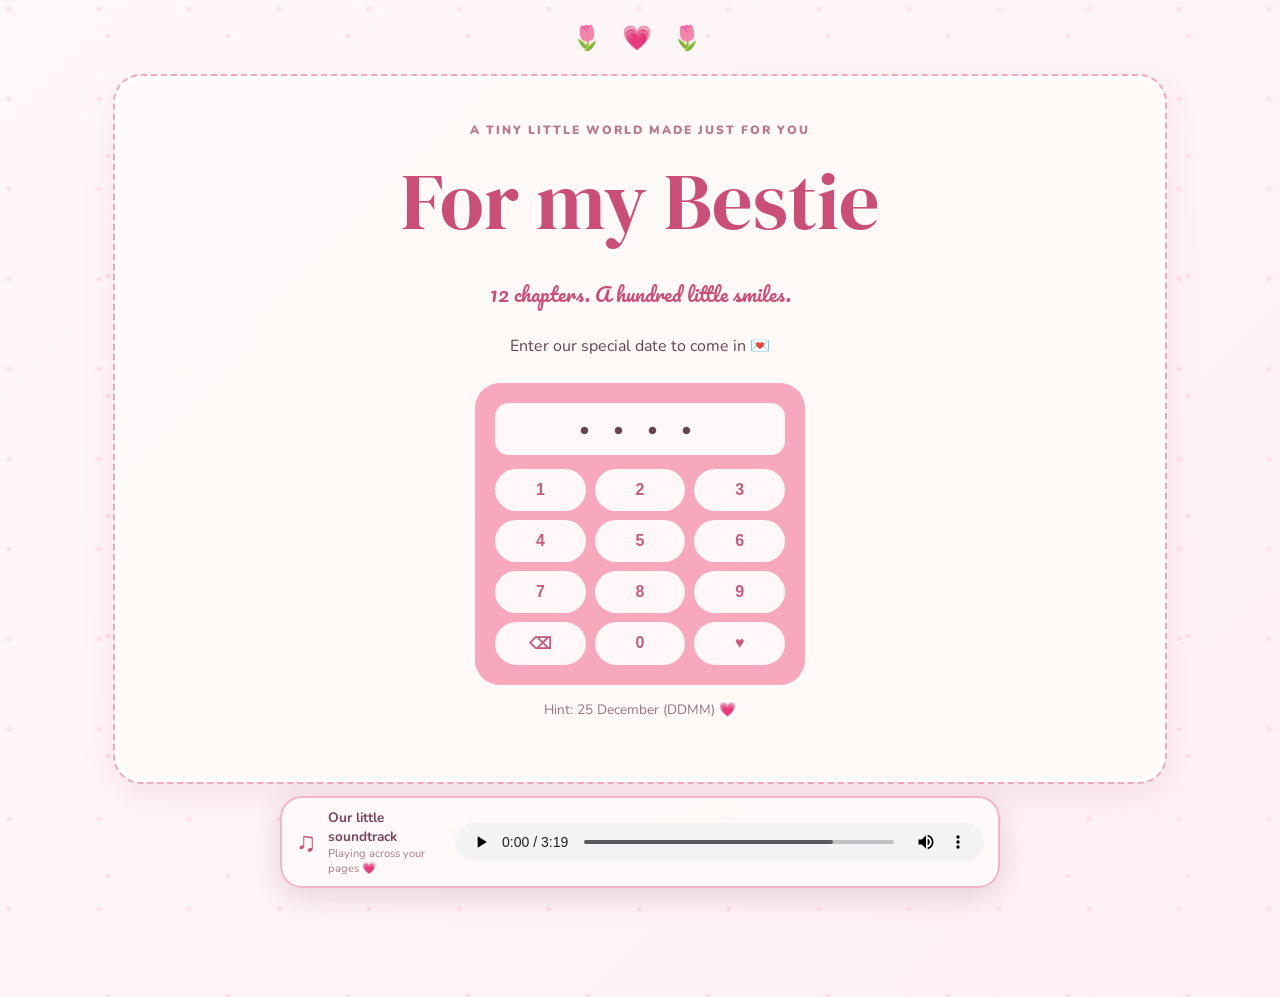
<file: index.html>
<!doctype html><html lang="en"><head><meta charset="utf-8"><meta name="viewport" content="width=device-width,initial-scale=1"><title>A little surprise | For Bestie</title><link rel="stylesheet" href="style.css"></head><body><main class="wrap"><div class="hearts">🌷 💗 🌷</div><section class="panel center"><div class="sub">a tiny little world made just for you</div><h1>For my Bestie</h1><p class="script">12 chapters. A hundred little smiles.</p><p>Enter our special date to come in 💌</p><div class="keypad"><div class="display" id="display">• • • •</div><div class="keys"><button onclick="press('1')">1</button><button onclick="press('2')">2</button><button onclick="press('3')">3</button><button onclick="press('4')">4</button><button onclick="press('5')">5</button><button onclick="press('6')">6</button><button onclick="press('7')">7</button><button onclick="press('8')">8</button><button onclick="press('9')">9</button><button onclick="clearCode()">⌫</button><button onclick="press('0')">0</button><button onclick="unlock()">♥</button></div></div><p class="note">Hint: 25 December (DDMM) 💗</p><p id="error" class="note" aria-live="polite"></p></section><div class="music-dock" aria-label="Site music player">
  <span class="music-note">♫</span><div class="music-meta"><strong>Our little soundtrack</strong><small>Playing across your pages 💗</small></div>
  <audio id="siteMusic" controls loop preload="metadata"><source src="music.mp3" type="audio/mpeg">Your browser does not support audio.</audio>
</div><footer>made with care, just for Bestie 💗</footer></main><script src="quiz-data.js"></script><script src="script.js"></script></body></html>
</file>
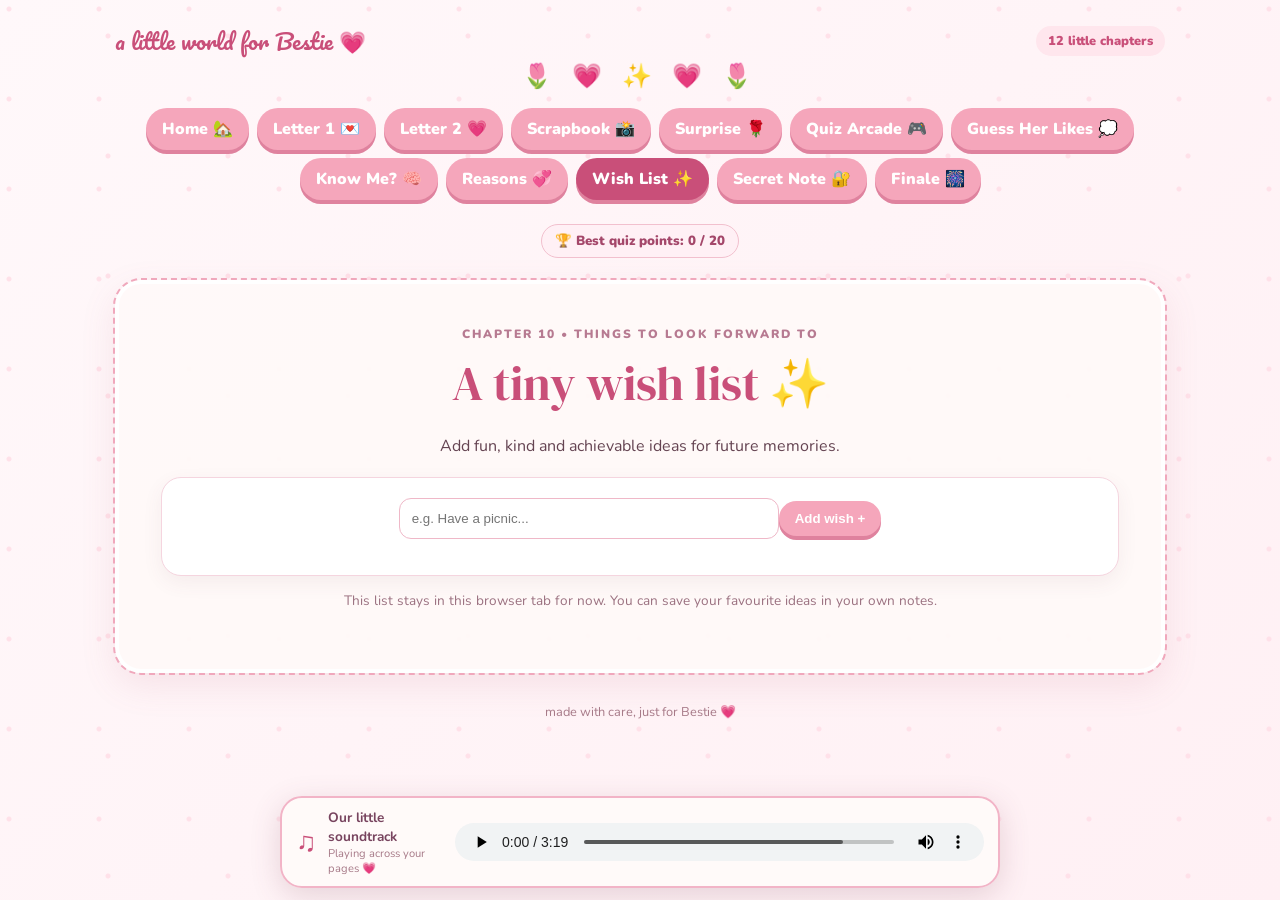
<file: bucketlist.html>
<!doctype html>
<html lang="en"><head><meta charset="utf-8"><meta name="viewport" content="width=device-width,initial-scale=1"><title>Our wish list | For Bestie</title><link rel="stylesheet" href="style.css"></head>
<body><main class="wrap"><div class="top"><span class="brand">a little world for Bestie 💗</span><span class="pill">12 little chapters</span></div><div class="hearts">🌷 💗 ✨ 💗 🌷</div><nav class="nav"><a class="" href="home.html">Home 🏡</a><a class="" href="letter1.html">Letter 1 💌</a><a class="" href="letter2.html">Letter 2 💗</a><a class="" href="memories.html">Scrapbook 📸</a><a class="" href="surprise.html">Surprise 🌹</a><a class="" href="quiz.html">Quiz Arcade 🎮</a><a class="" href="guess.html">Guess Her Likes 💭</a><a class="" href="challenge.html">Know Me? 🧠</a><a class="" href="reasons.html">Reasons 💞</a><a class="active" href="bucketlist.html">Wish List ✨</a><a class="" href="secret.html">Secret Note 🔐</a><a class="" href="finale.html">Finale 🎆</a></nav><div class="score-chip" id="scoreChip" aria-live="polite">🏆 Quiz points: 0 / 20</div><section class="panel center"><div class="sub">chapter 10 • things to look forward to</div><h2>A tiny wish list ✨</h2><p>Add fun, kind and achievable ideas for future memories.</p><div class="tile"><input id="wishInput" placeholder="e.g. Have a picnic..." style="padding:12px;border:1px solid #efb8c8;border-radius:12px;width:min(100%,380px)"><button class="btn" onclick="addWish()">Add wish +</button><ul id="wishList" style="text-align:left;line-height:2"></ul></div><p class="note">This list stays in this browser tab for now. You can save your favourite ideas in your own notes.</p></section><div class="music-dock" aria-label="Site music player">
  <span class="music-note">♫</span><div class="music-meta"><strong>Our little soundtrack</strong><small>Playing across your pages 💗</small></div>
  <audio id="siteMusic" controls loop preload="metadata"><source src="music.mp3" type="audio/mpeg">Your browser does not support audio.</audio>
</div><footer>made with care, just for Bestie 💗</footer></main><script src="quiz-data.js"></script><script src="script.js"></script></body></html>
</file>
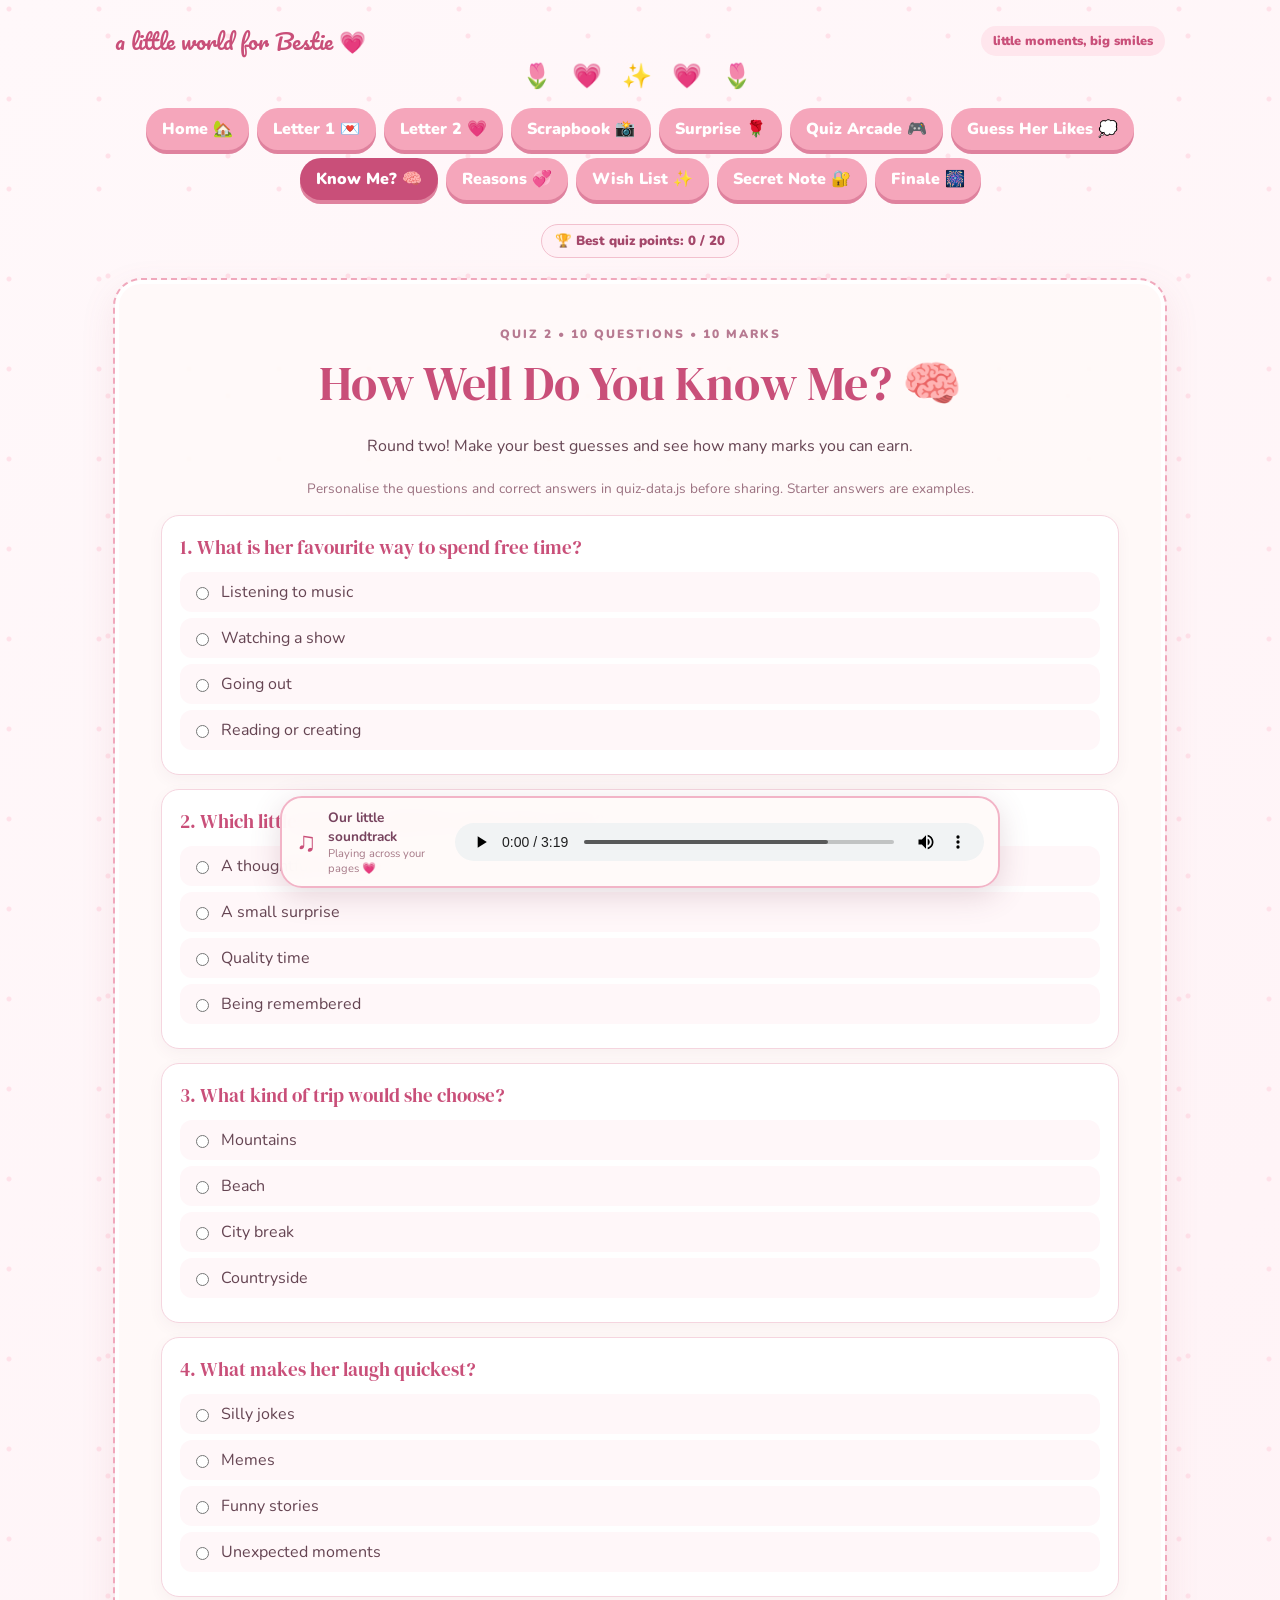
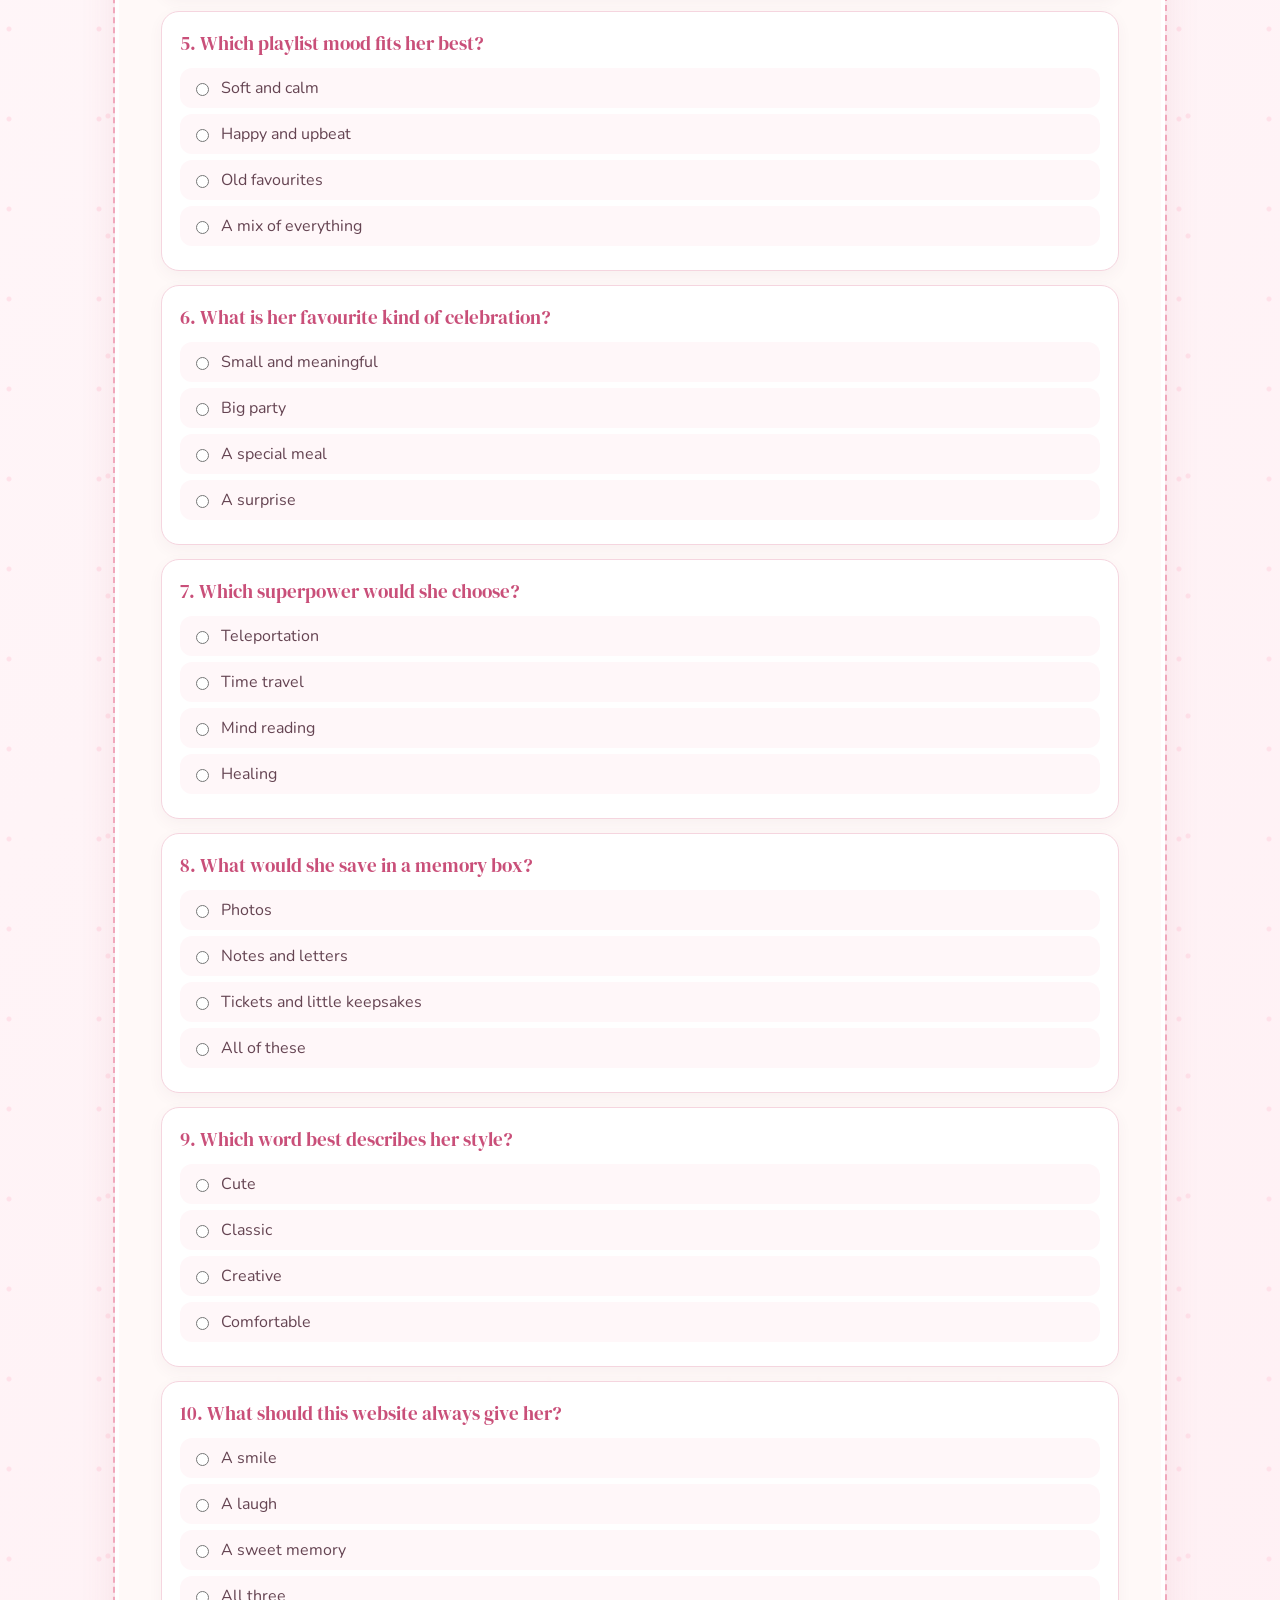
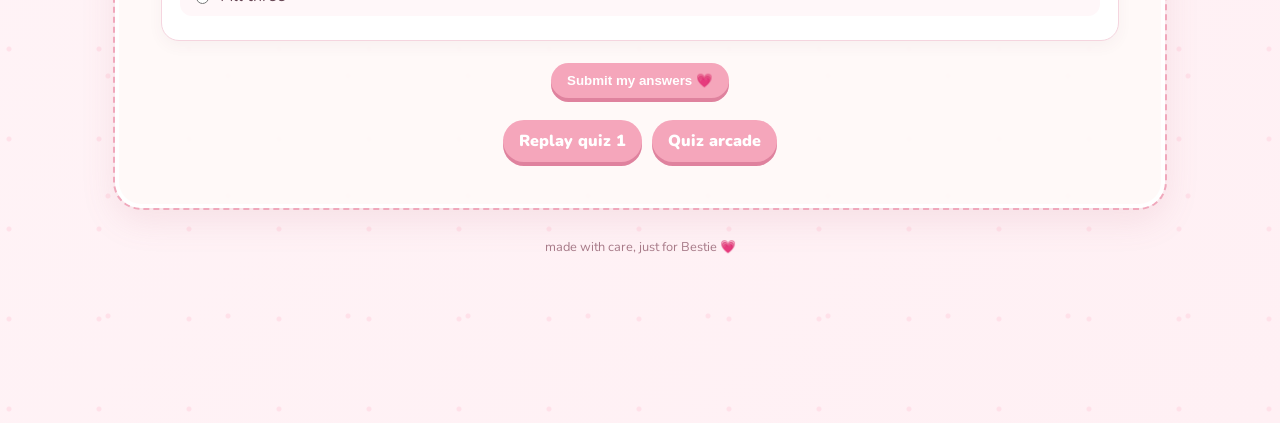
<file: challenge.html>
<!doctype html><html lang="en"><head><meta charset="utf-8"><meta name="viewport" content="width=device-width,initial-scale=1"><title>How Well Do You Know Me | For Bestie</title><link rel="stylesheet" href="style.css"></head><body><main class="wrap"><div class="top"><span class="brand">a little world for Bestie 💗</span><span class="pill">little moments, big smiles</span></div><div class="hearts">🌷 💗 ✨ 💗 🌷</div><nav class="nav"><a class="" href="home.html">Home 🏡</a><a class="" href="letter1.html">Letter 1 💌</a><a class="" href="letter2.html">Letter 2 💗</a><a class="" href="memories.html">Scrapbook 📸</a><a class="" href="surprise.html">Surprise 🌹</a><a class="" href="quiz.html">Quiz Arcade 🎮</a><a class="" href="guess.html">Guess Her Likes 💭</a><a class="active" href="challenge.html">Know Me? 🧠</a><a class="" href="reasons.html">Reasons 💞</a><a class="" href="bucketlist.html">Wish List ✨</a><a class="" href="secret.html">Secret Note 🔐</a><a class="" href="finale.html">Finale 🎆</a></nav><div class="score-chip" id="scoreChip" aria-live="polite">🏆 Quiz points: 0 / 20</div><section class="panel"><div class="sub">quiz 2 • 10 questions • 10 marks</div><h2>How Well Do You Know Me? 🧠</h2><p>Round two! Make your best guesses and see how many marks you can earn.</p><p class="note center">Personalise the questions and correct answers in quiz-data.js before sharing. Starter answers are examples.</p><div id="quizMount" data-quiz="challenge"></div><div id="quizResult" class="quiz-result" aria-live="polite"></div><div class="quiz-actions"><a class="btn" href="guess.html">Replay quiz 1</a><a class="btn" href="quiz.html">Quiz arcade</a></div></section><footer>made with care, just for Bestie 💗</footer></main><div class="music-dock" aria-label="Site music player">
  <span class="music-note">♫</span><div class="music-meta"><strong>Our little soundtrack</strong><small>Playing across your pages 💗</small></div>
  <audio id="siteMusic" controls loop preload="metadata"><source src="music.mp3" type="audio/mpeg">Your browser does not support audio.</audio>
</div><script src="quiz-data.js"></script><script src="script.js"></script></body></html>
</file>
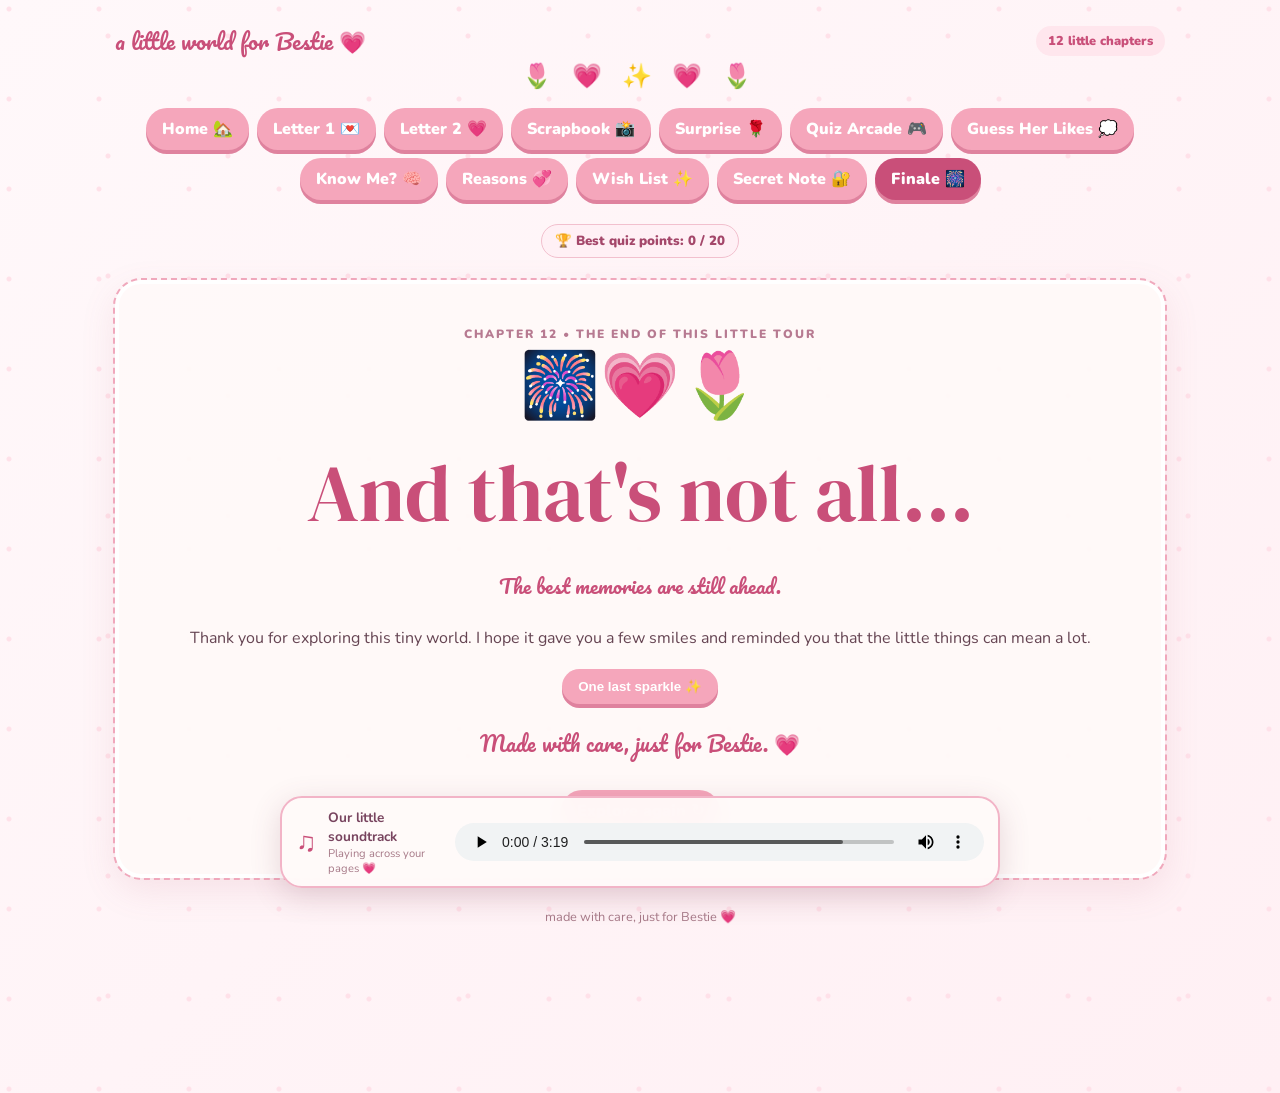
<file: finale.html>
<!doctype html>
<html lang="en"><head><meta charset="utf-8"><meta name="viewport" content="width=device-width,initial-scale=1"><title>The finale | For Bestie</title><link rel="stylesheet" href="style.css"></head>
<body><main class="wrap"><div class="top"><span class="brand">a little world for Bestie 💗</span><span class="pill">12 little chapters</span></div><div class="hearts">🌷 💗 ✨ 💗 🌷</div><nav class="nav"><a class="" href="home.html">Home 🏡</a><a class="" href="letter1.html">Letter 1 💌</a><a class="" href="letter2.html">Letter 2 💗</a><a class="" href="memories.html">Scrapbook 📸</a><a class="" href="surprise.html">Surprise 🌹</a><a class="" href="quiz.html">Quiz Arcade 🎮</a><a class="" href="guess.html">Guess Her Likes 💭</a><a class="" href="challenge.html">Know Me? 🧠</a><a class="" href="reasons.html">Reasons 💞</a><a class="" href="bucketlist.html">Wish List ✨</a><a class="" href="secret.html">Secret Note 🔐</a><a class="active" href="finale.html">Finale 🎆</a></nav><div class="score-chip" id="scoreChip" aria-live="polite">🏆 Quiz points: 0 / 20</div><section class="panel center"><div class="sub">chapter 12 • the end of this little tour</div><div style="font-size:4rem">🎆💗🌷</div><h1>And that's not all…</h1><p class="script">The best memories are still ahead.</p><p>Thank you for exploring this tiny world. I hope it gave you a few smiles and reminded you that the little things can mean a lot.</p><button class="btn" onclick="celebrate()">One last sparkle ✨</button><p class="message">Made with care, just for Bestie. 💗</p><a class="btn" href="home.html">Explore again ↻</a></section><div class="music-dock" aria-label="Site music player">
  <span class="music-note">♫</span><div class="music-meta"><strong>Our little soundtrack</strong><small>Playing across your pages 💗</small></div>
  <audio id="siteMusic" controls loop preload="metadata"><source src="music.mp3" type="audio/mpeg">Your browser does not support audio.</audio>
</div><footer>made with care, just for Bestie 💗</footer></main><script src="quiz-data.js"></script><script src="script.js"></script></body></html>
</file>
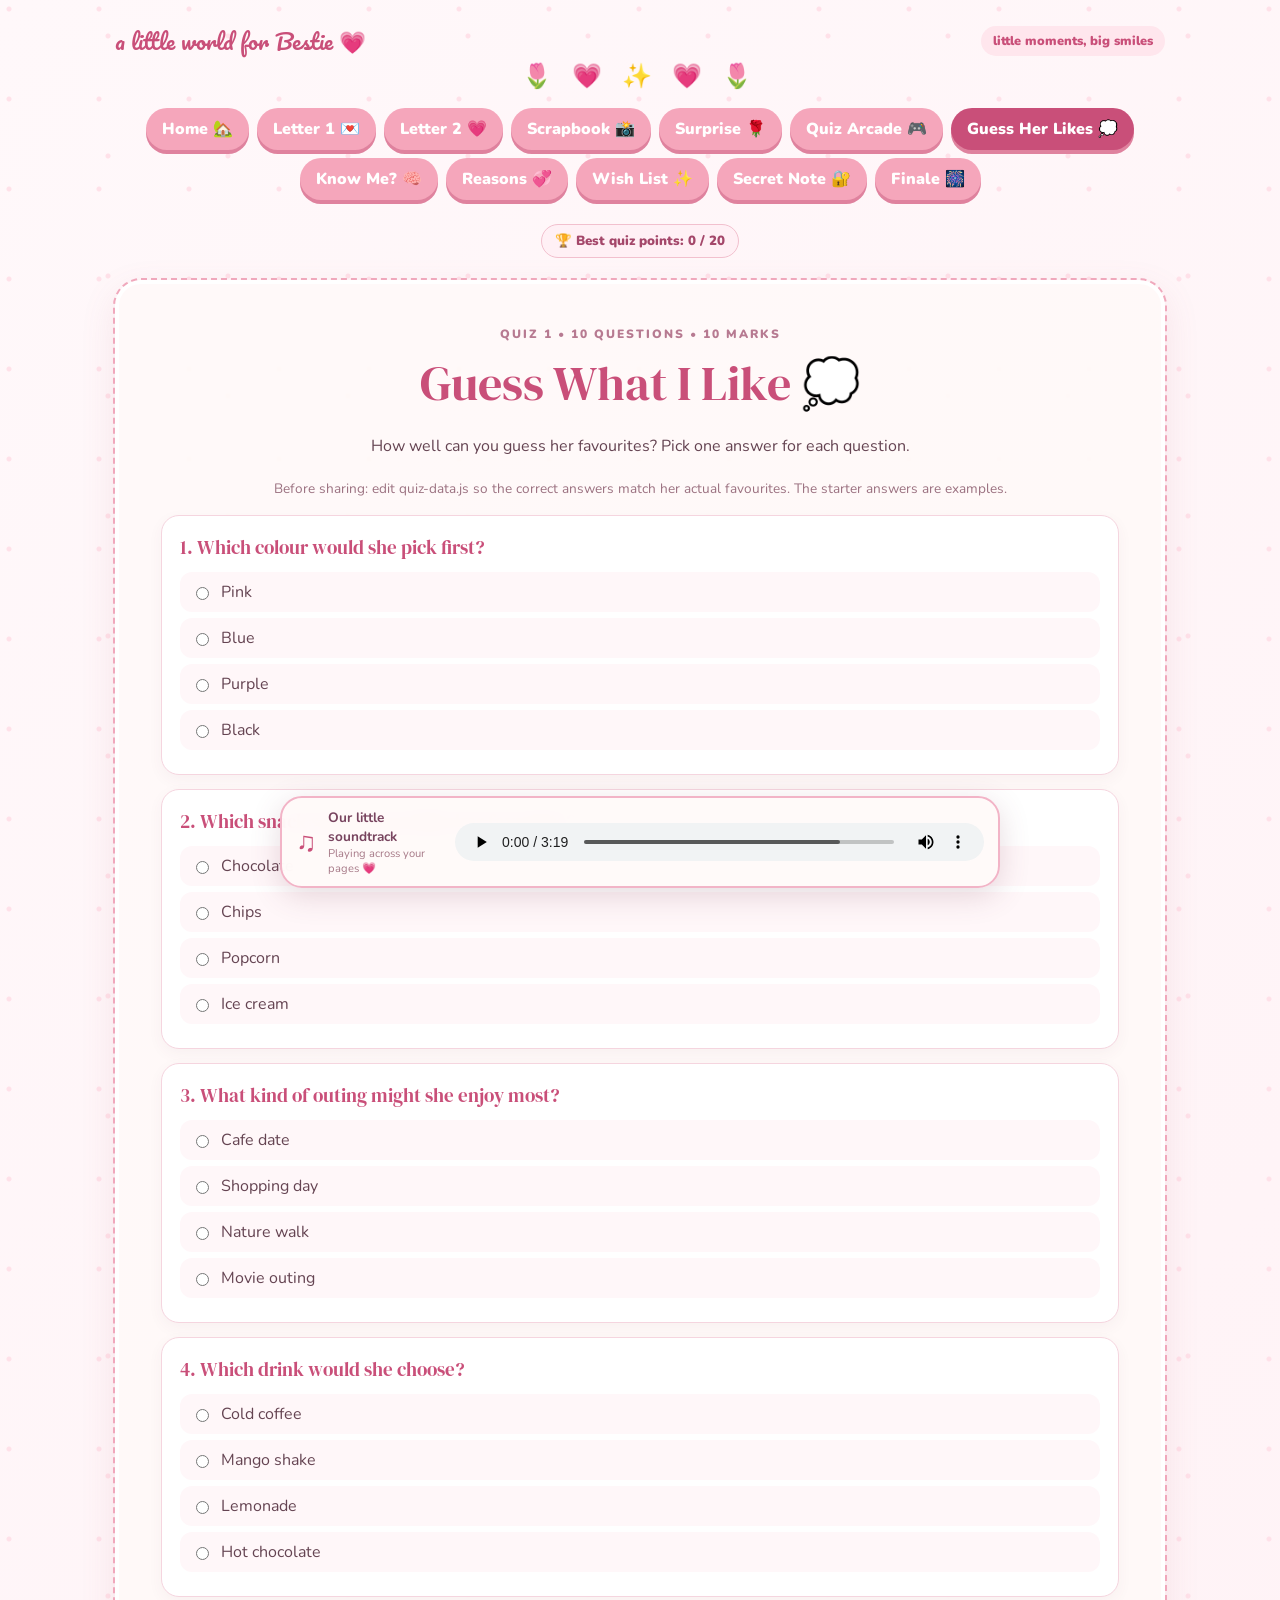
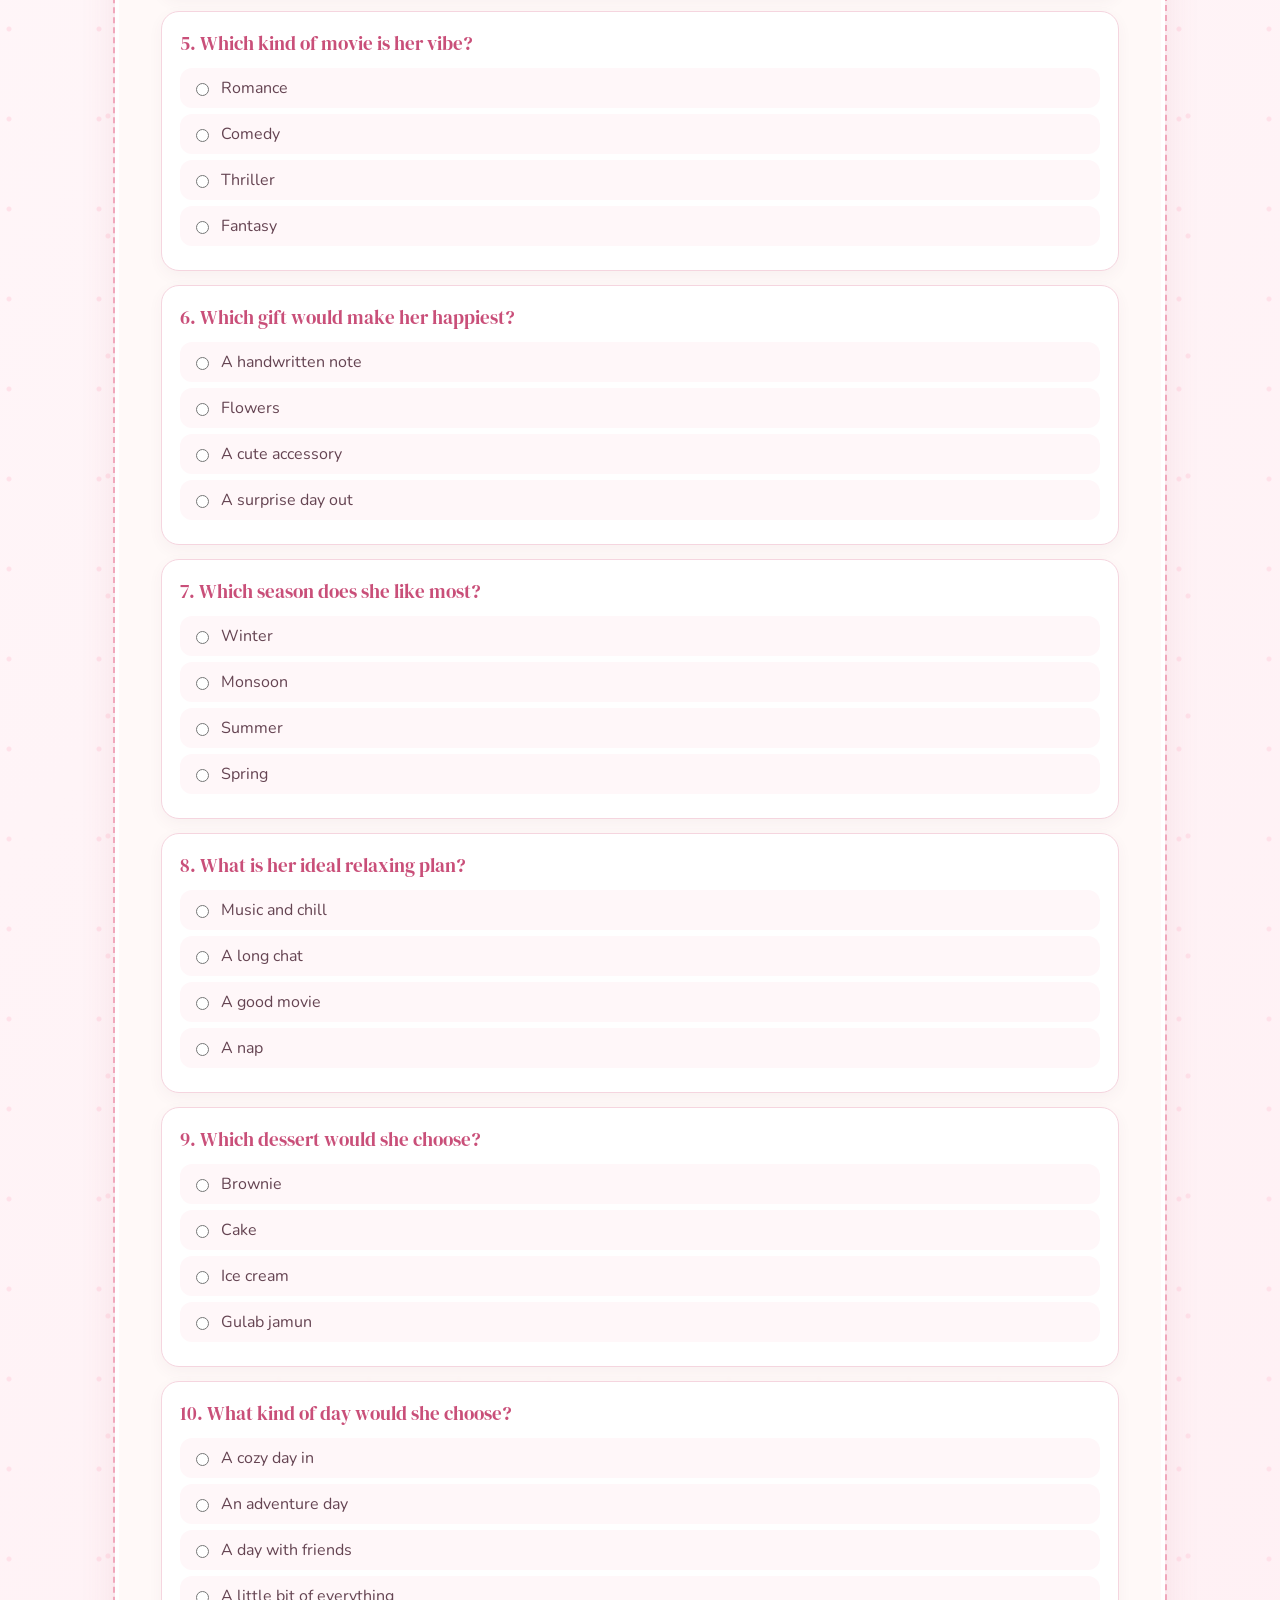
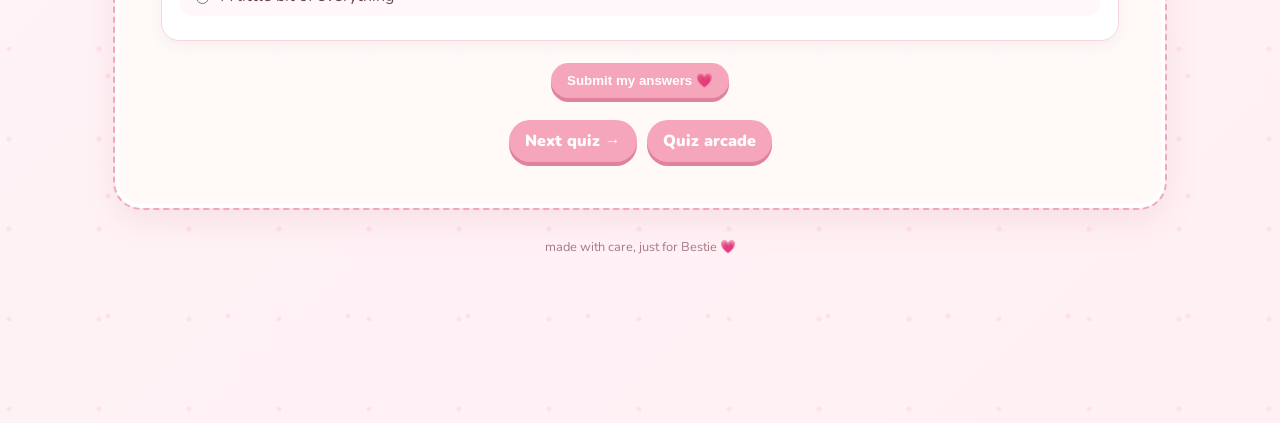
<file: guess.html>
<!doctype html><html lang="en"><head><meta charset="utf-8"><meta name="viewport" content="width=device-width,initial-scale=1"><title>Guess What I Like | For Bestie</title><link rel="stylesheet" href="style.css"></head><body><main class="wrap"><div class="top"><span class="brand">a little world for Bestie 💗</span><span class="pill">little moments, big smiles</span></div><div class="hearts">🌷 💗 ✨ 💗 🌷</div><nav class="nav"><a class="" href="home.html">Home 🏡</a><a class="" href="letter1.html">Letter 1 💌</a><a class="" href="letter2.html">Letter 2 💗</a><a class="" href="memories.html">Scrapbook 📸</a><a class="" href="surprise.html">Surprise 🌹</a><a class="" href="quiz.html">Quiz Arcade 🎮</a><a class="active" href="guess.html">Guess Her Likes 💭</a><a class="" href="challenge.html">Know Me? 🧠</a><a class="" href="reasons.html">Reasons 💞</a><a class="" href="bucketlist.html">Wish List ✨</a><a class="" href="secret.html">Secret Note 🔐</a><a class="" href="finale.html">Finale 🎆</a></nav><div class="score-chip" id="scoreChip" aria-live="polite">🏆 Quiz points: 0 / 20</div><section class="panel"><div class="sub">quiz 1 • 10 questions • 10 marks</div><h2>Guess What I Like 💭</h2><p>How well can you guess her favourites? Pick one answer for each question.</p><p class="note center">Before sharing: edit quiz-data.js so the correct answers match her actual favourites. The starter answers are examples.</p><div id="quizMount" data-quiz="guess"></div><div id="quizResult" class="quiz-result" aria-live="polite"></div><div class="quiz-actions"><a class="btn" href="challenge.html">Next quiz →</a><a class="btn" href="quiz.html">Quiz arcade</a></div></section><footer>made with care, just for Bestie 💗</footer></main><div class="music-dock" aria-label="Site music player">
  <span class="music-note">♫</span><div class="music-meta"><strong>Our little soundtrack</strong><small>Playing across your pages 💗</small></div>
  <audio id="siteMusic" controls loop preload="metadata"><source src="music.mp3" type="audio/mpeg">Your browser does not support audio.</audio>
</div><script src="quiz-data.js"></script><script src="script.js"></script></body></html>
</file>
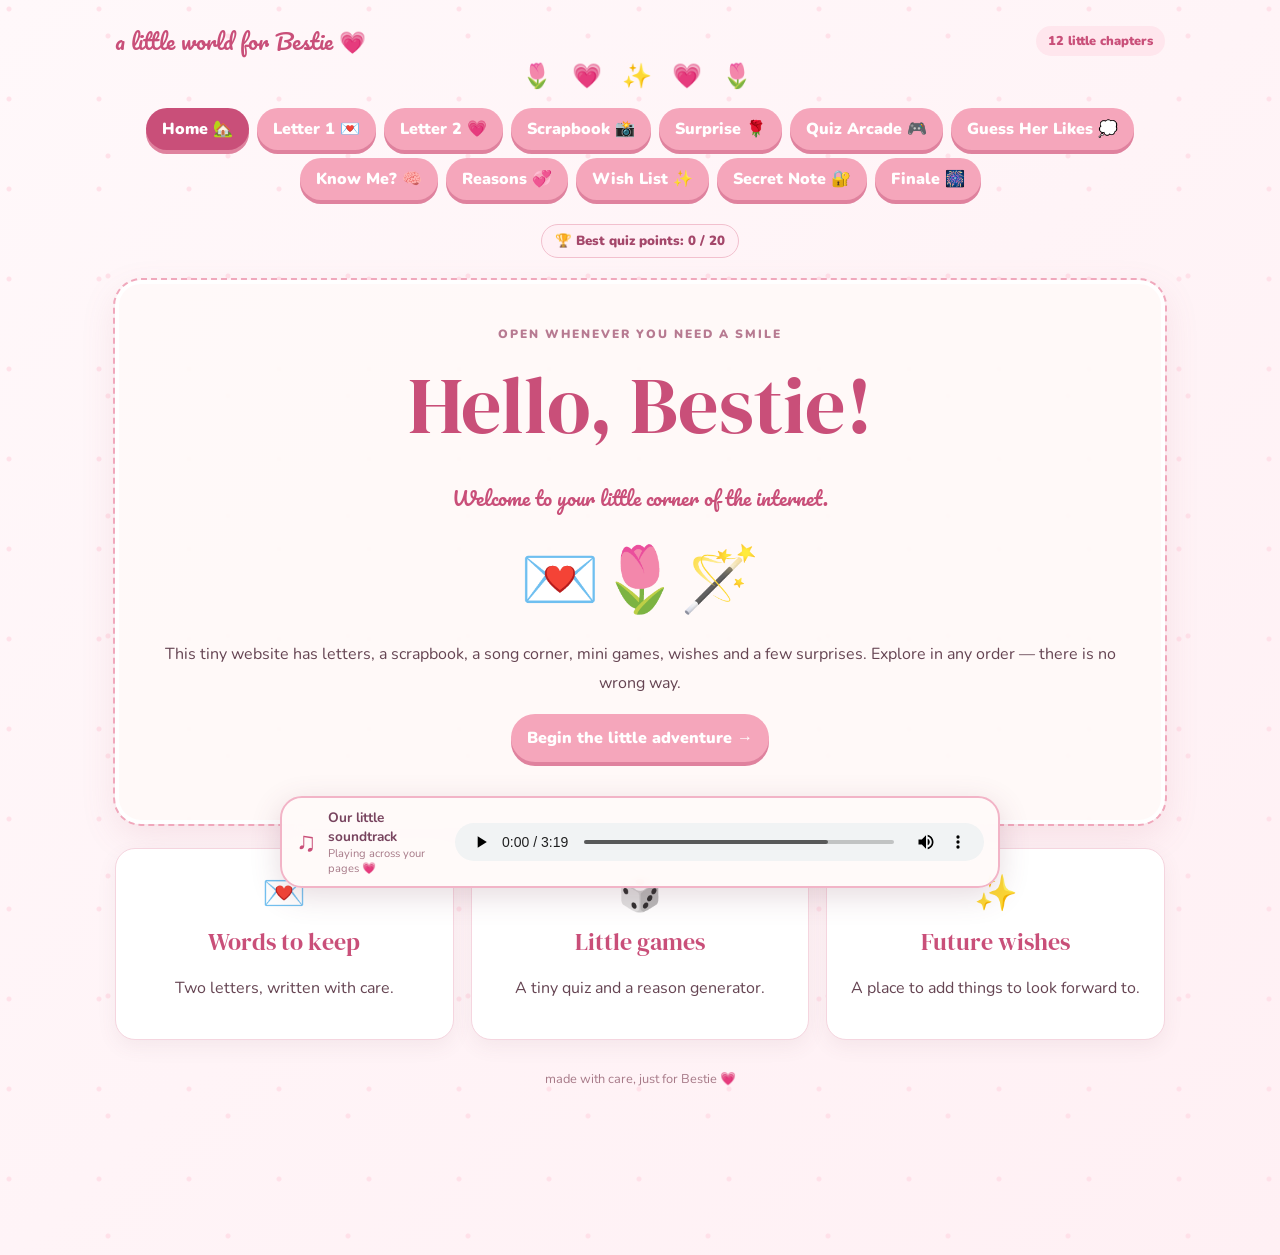
<file: home.html>
<!doctype html>
<html lang="en"><head><meta charset="utf-8"><meta name="viewport" content="width=device-width,initial-scale=1"><title>Welcome | For Bestie</title><link rel="stylesheet" href="style.css"></head>
<body><main class="wrap"><div class="top"><span class="brand">a little world for Bestie 💗</span><span class="pill">12 little chapters</span></div><div class="hearts">🌷 💗 ✨ 💗 🌷</div><nav class="nav"><a class="active" href="home.html">Home 🏡</a><a class="" href="letter1.html">Letter 1 💌</a><a class="" href="letter2.html">Letter 2 💗</a><a class="" href="memories.html">Scrapbook 📸</a><a class="" href="surprise.html">Surprise 🌹</a><a class="" href="quiz.html">Quiz Arcade 🎮</a><a class="" href="guess.html">Guess Her Likes 💭</a><a class="" href="challenge.html">Know Me? 🧠</a><a class="" href="reasons.html">Reasons 💞</a><a class="" href="bucketlist.html">Wish List ✨</a><a class="" href="secret.html">Secret Note 🔐</a><a class="" href="finale.html">Finale 🎆</a></nav><div class="score-chip" id="scoreChip" aria-live="polite">🏆 Quiz points: 0 / 20</div><section class="panel center"><div class="sub">open whenever you need a smile</div><h1>Hello, Bestie!</h1><p class="script">Welcome to your little corner of the internet.</p><div style="font-size:4rem">💌🌷🪄</div><p>This tiny website has letters, a scrapbook, a song corner, mini games, wishes and a few surprises. Explore in any order — there is no wrong way.</p><p><a class="btn" href="letter1.html">Begin the little adventure →</a></p></section><div class="grid"><div class="tile"><div class="emoji">💌</div><h3>Words to keep</h3><p>Two letters, written with care.</p></div><div class="tile"><div class="emoji">🎲</div><h3>Little games</h3><p>A tiny quiz and a reason generator.</p></div><div class="tile"><div class="emoji">✨</div><h3>Future wishes</h3><p>A place to add things to look forward to.</p></div></div><div class="music-dock" aria-label="Site music player">
  <span class="music-note">♫</span><div class="music-meta"><strong>Our little soundtrack</strong><small>Playing across your pages 💗</small></div>
  <audio id="siteMusic" controls loop preload="metadata"><source src="music.mp3" type="audio/mpeg">Your browser does not support audio.</audio>
</div><footer>made with care, just for Bestie 💗</footer></main><script src="quiz-data.js"></script><script src="script.js"></script></body></html>
</file>
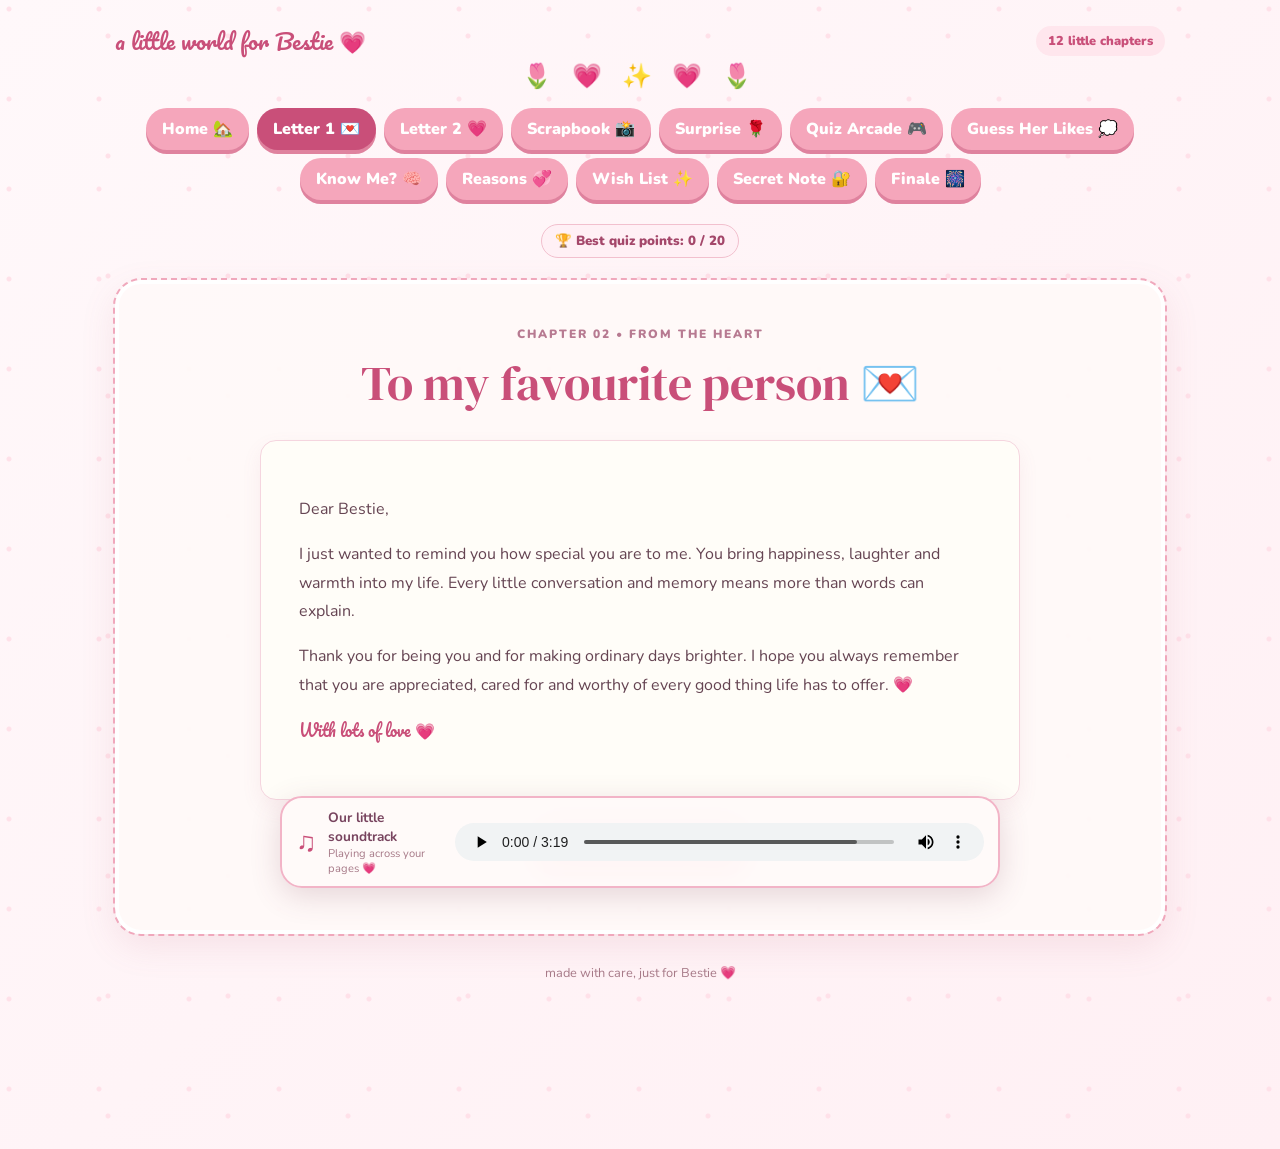
<file: letter1.html>
<!doctype html>
<html lang="en"><head><meta charset="utf-8"><meta name="viewport" content="width=device-width,initial-scale=1"><title>A letter for you | For Bestie</title><link rel="stylesheet" href="style.css"></head>
<body><main class="wrap"><div class="top"><span class="brand">a little world for Bestie 💗</span><span class="pill">12 little chapters</span></div><div class="hearts">🌷 💗 ✨ 💗 🌷</div><nav class="nav"><a class="" href="home.html">Home 🏡</a><a class="active" href="letter1.html">Letter 1 💌</a><a class="" href="letter2.html">Letter 2 💗</a><a class="" href="memories.html">Scrapbook 📸</a><a class="" href="surprise.html">Surprise 🌹</a><a class="" href="quiz.html">Quiz Arcade 🎮</a><a class="" href="guess.html">Guess Her Likes 💭</a><a class="" href="challenge.html">Know Me? 🧠</a><a class="" href="reasons.html">Reasons 💞</a><a class="" href="bucketlist.html">Wish List ✨</a><a class="" href="secret.html">Secret Note 🔐</a><a class="" href="finale.html">Finale 🎆</a></nav><div class="score-chip" id="scoreChip" aria-live="polite">🏆 Quiz points: 0 / 20</div><section class="panel"><div class="sub">chapter 02 • from the heart</div><h2>To my favourite person 💌</h2><article class="letter"><p>Dear Bestie,</p><p>I just wanted to remind you how special you are to me. You bring happiness, laughter and warmth into my life. Every little conversation and memory means more than words can explain.</p><p>Thank you for being you and for making ordinary days brighter. I hope you always remember that you are appreciated, cared for and worthy of every good thing life has to offer. 💗</p><p class="signature">With lots of love 💗</p></article><p class="center"><a class="btn" href="letter2.html">Open the next letter →</a></p></section><div class="music-dock" aria-label="Site music player">
  <span class="music-note">♫</span><div class="music-meta"><strong>Our little soundtrack</strong><small>Playing across your pages 💗</small></div>
  <audio id="siteMusic" controls loop preload="metadata"><source src="music.mp3" type="audio/mpeg">Your browser does not support audio.</audio>
</div><footer>made with care, just for Bestie 💗</footer></main><script src="quiz-data.js"></script><script src="script.js"></script></body></html>
</file>
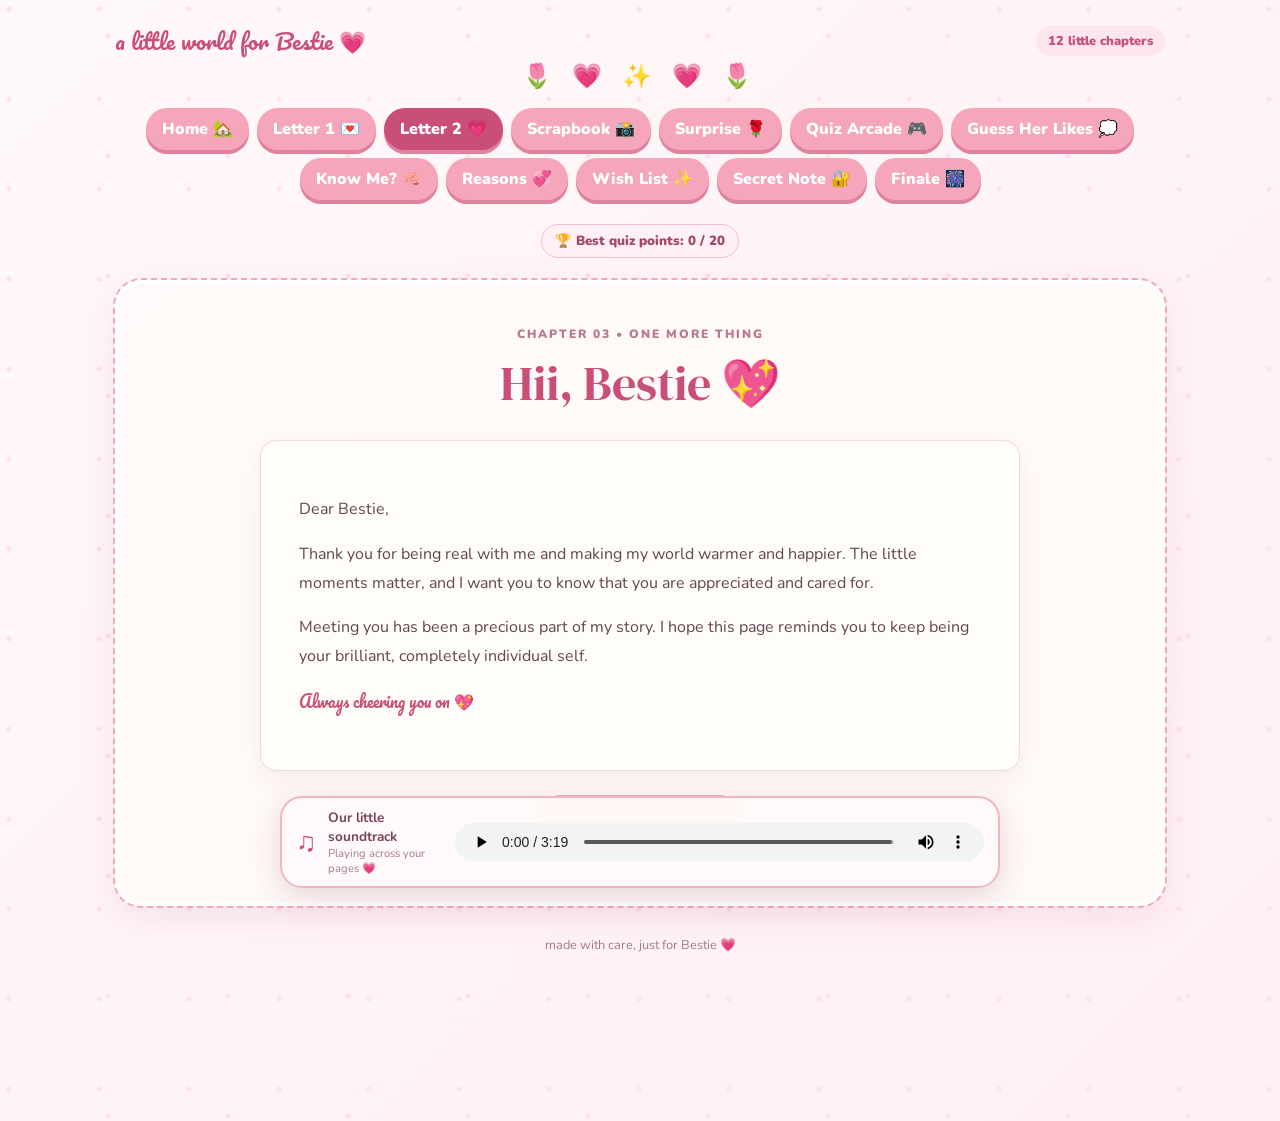
<file: letter2.html>
<!doctype html>
<html lang="en"><head><meta charset="utf-8"><meta name="viewport" content="width=device-width,initial-scale=1"><title>One more letter | For Bestie</title><link rel="stylesheet" href="style.css"></head>
<body><main class="wrap"><div class="top"><span class="brand">a little world for Bestie 💗</span><span class="pill">12 little chapters</span></div><div class="hearts">🌷 💗 ✨ 💗 🌷</div><nav class="nav"><a class="" href="home.html">Home 🏡</a><a class="" href="letter1.html">Letter 1 💌</a><a class="active" href="letter2.html">Letter 2 💗</a><a class="" href="memories.html">Scrapbook 📸</a><a class="" href="surprise.html">Surprise 🌹</a><a class="" href="quiz.html">Quiz Arcade 🎮</a><a class="" href="guess.html">Guess Her Likes 💭</a><a class="" href="challenge.html">Know Me? 🧠</a><a class="" href="reasons.html">Reasons 💞</a><a class="" href="bucketlist.html">Wish List ✨</a><a class="" href="secret.html">Secret Note 🔐</a><a class="" href="finale.html">Finale 🎆</a></nav><div class="score-chip" id="scoreChip" aria-live="polite">🏆 Quiz points: 0 / 20</div><section class="panel"><div class="sub">chapter 03 • one more thing</div><h2>Hii, Bestie 💖</h2><article class="letter"><p>Dear Bestie,</p><p>Thank you for being real with me and making my world warmer and happier. The little moments matter, and I want you to know that you are appreciated and cared for.</p><p>Meeting you has been a precious part of my story. I hope this page reminds you to keep being your brilliant, completely individual self.</p><p class="signature">Always cheering you on 💖</p></article><p class="center"><a class="btn" href="memories.html">Visit the scrapbook →</a></p></section><div class="music-dock" aria-label="Site music player">
  <span class="music-note">♫</span><div class="music-meta"><strong>Our little soundtrack</strong><small>Playing across your pages 💗</small></div>
  <audio id="siteMusic" controls loop preload="metadata"><source src="music.mp3" type="audio/mpeg">Your browser does not support audio.</audio>
</div><footer>made with care, just for Bestie 💗</footer></main><script src="quiz-data.js"></script><script src="script.js"></script></body></html>
</file>
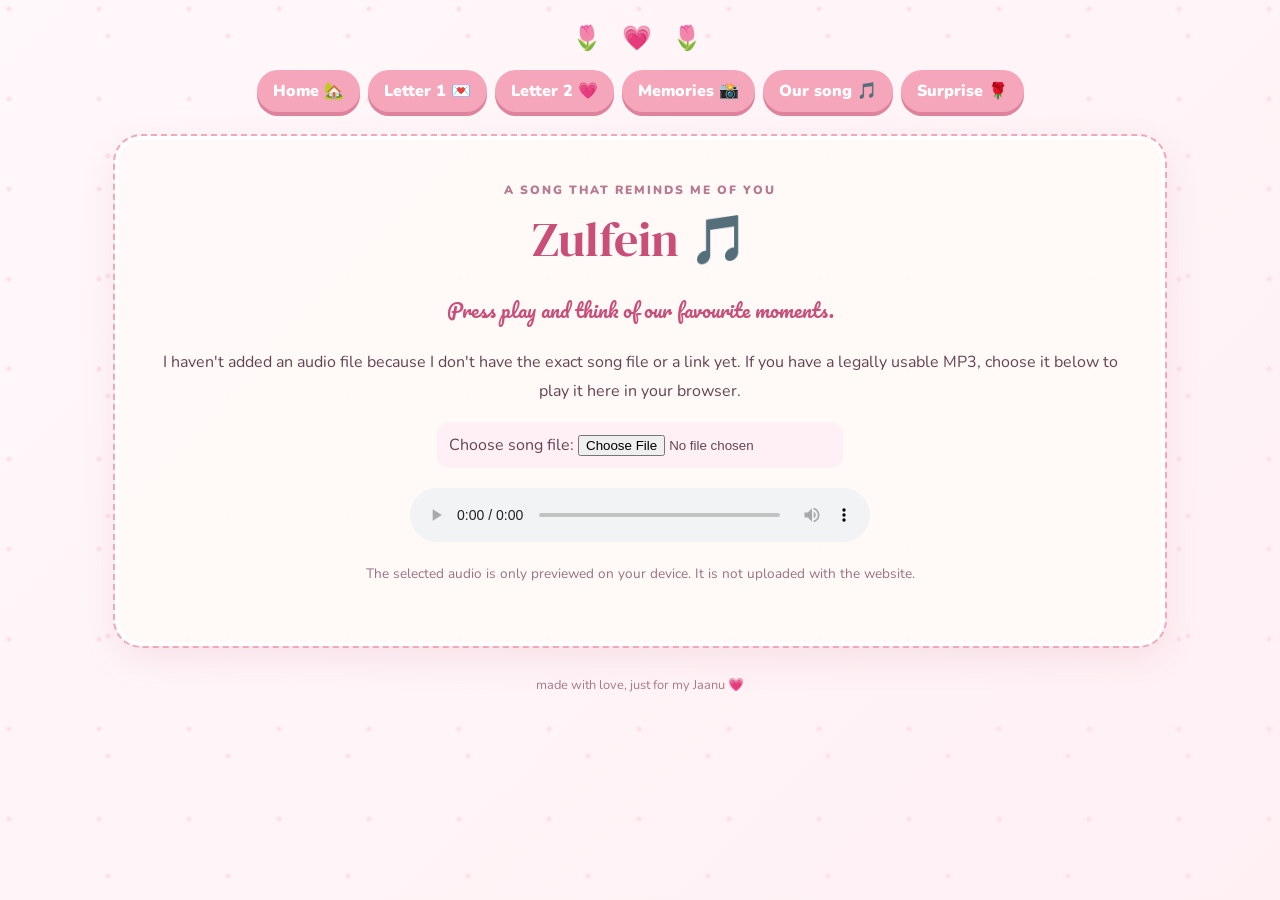
<file: music.html>
<!doctype html><html lang="en"><head><meta charset="utf-8"><meta name="viewport" content="width=device-width,initial-scale=1"><title>Our song | For Jaanu</title><link rel="stylesheet" href="style.css"></head><body><main class="wrap"><div class="hearts">🌷 💗 🌷</div><nav class="nav">
<a href="home.html">Home 🏡</a><a href="letter1.html">Letter 1 💌</a><a href="letter2.html">Letter 2 💗</a><a href="memories.html">Memories 📸</a><a href="music.html">Our song 🎵</a><a href="surprise.html">Surprise 🌹</a>
</nav>
<section class="panel center"><div class="sub">a song that reminds me of you</div><h2>Zulfein 🎵</h2><p class="script">Press play and think of our favourite moments.</p><p>I haven't added an audio file because I don't have the exact song file or a link yet. If you have a legally usable MP3, choose it below to play it here in your browser.</p><label class="upload">Choose song file: <input type="file" id="songFile" accept="audio/*"></label><audio id="player" controls></audio><p class="note">The selected audio is only previewed on your device. It is not uploaded with the website.</p></section>
<footer>made with love, just for my Jaanu 💗</footer></main><script src="script.js"></script></body></html>
</file>
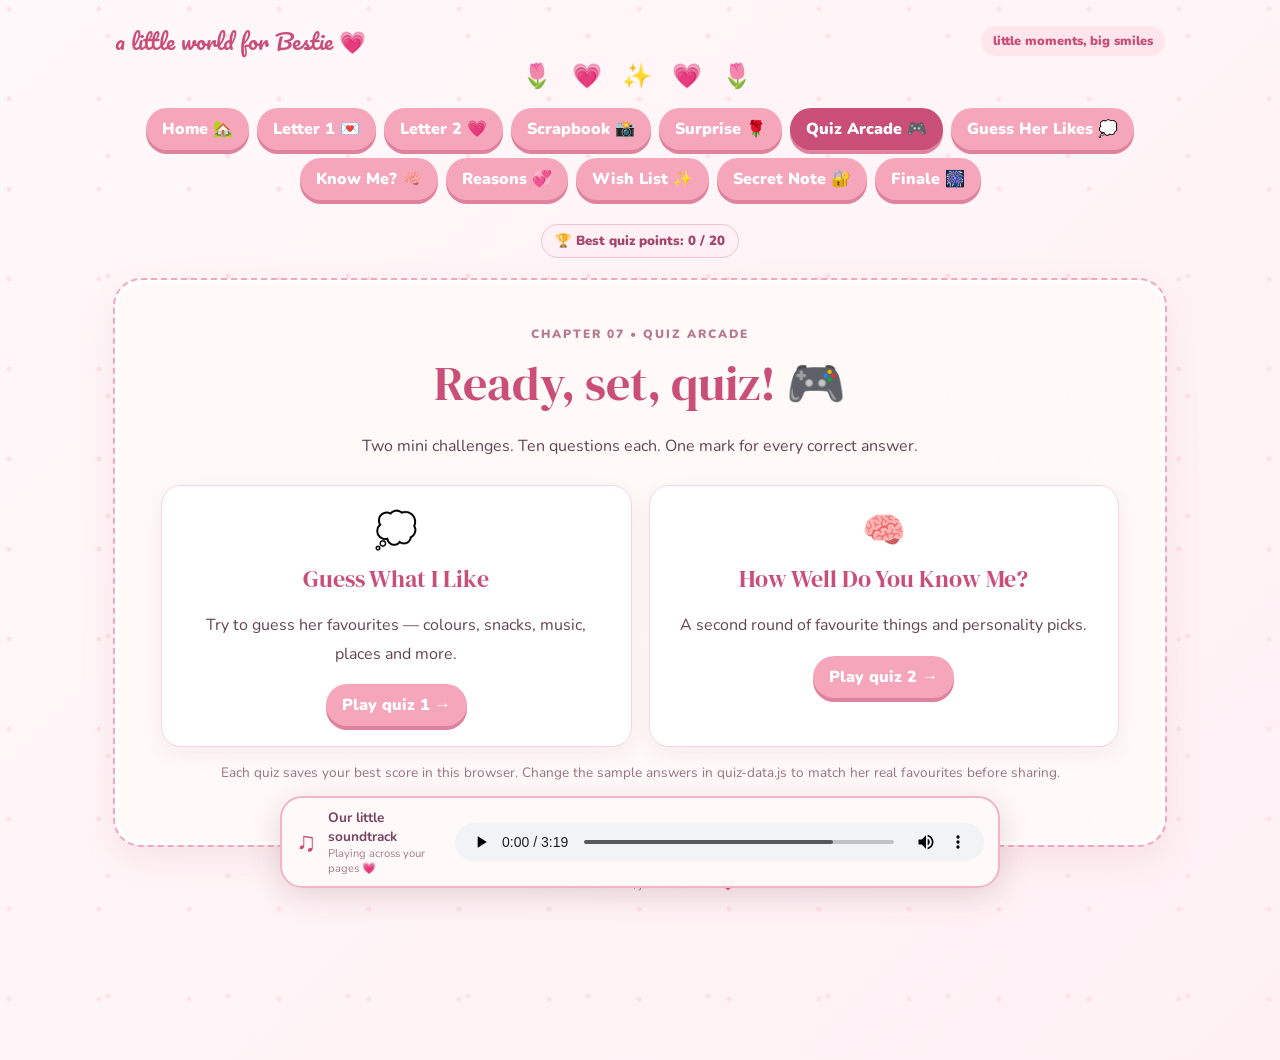
<file: quiz.html>
<!doctype html><html lang="en"><head><meta charset="utf-8"><meta name="viewport" content="width=device-width,initial-scale=1"><title>Quiz Arcade | For Bestie</title><link rel="stylesheet" href="style.css"></head><body><main class="wrap"><div class="top"><span class="brand">a little world for Bestie 💗</span><span class="pill">little moments, big smiles</span></div><div class="hearts">🌷 💗 ✨ 💗 🌷</div><nav class="nav"><a class="" href="home.html">Home 🏡</a><a class="" href="letter1.html">Letter 1 💌</a><a class="" href="letter2.html">Letter 2 💗</a><a class="" href="memories.html">Scrapbook 📸</a><a class="" href="surprise.html">Surprise 🌹</a><a class="active" href="quiz.html">Quiz Arcade 🎮</a><a class="" href="guess.html">Guess Her Likes 💭</a><a class="" href="challenge.html">Know Me? 🧠</a><a class="" href="reasons.html">Reasons 💞</a><a class="" href="bucketlist.html">Wish List ✨</a><a class="" href="secret.html">Secret Note 🔐</a><a class="" href="finale.html">Finale 🎆</a></nav><div class="score-chip" id="scoreChip" aria-live="polite">🏆 Quiz points: 0 / 20</div><section class="panel center"><div class="sub">chapter 07 • quiz arcade</div><h2>Ready, set, quiz! 🎮</h2><p>Two mini challenges. Ten questions each. One mark for every correct answer.</p><div class="grid"><div class="tile"><div class="emoji">💭</div><h3>Guess What I Like</h3><p>Try to guess her favourites — colours, snacks, music, places and more.</p><a class="btn" href="guess.html">Play quiz 1 →</a></div><div class="tile"><div class="emoji">🧠</div><h3>How Well Do You Know Me?</h3><p>A second round of favourite things and personality picks.</p><a class="btn" href="challenge.html">Play quiz 2 →</a></div></div><p class="note">Each quiz saves your best score in this browser. Change the sample answers in quiz-data.js to match her real favourites before sharing.</p></section><footer>made with care, just for Bestie 💗</footer></main><div class="music-dock" aria-label="Site music player">
  <span class="music-note">♫</span><div class="music-meta"><strong>Our little soundtrack</strong><small>Playing across your pages 💗</small></div>
  <audio id="siteMusic" controls loop preload="metadata"><source src="music.mp3" type="audio/mpeg">Your browser does not support audio.</audio>
</div><script src="quiz-data.js"></script><script src="script.js"></script></body></html>
</file>
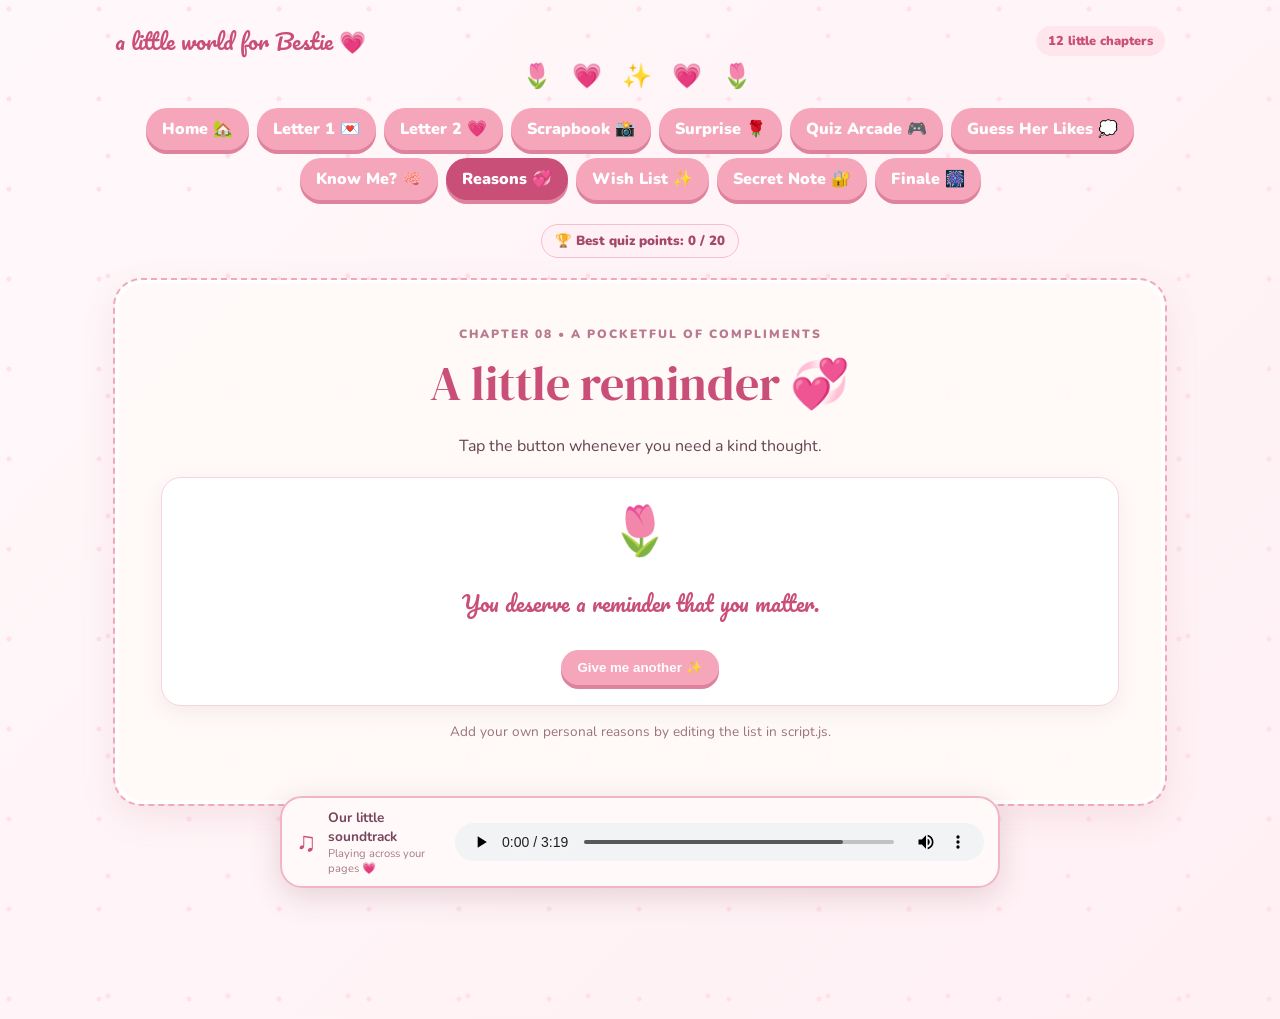
<file: reasons.html>
<!doctype html>
<html lang="en"><head><meta charset="utf-8"><meta name="viewport" content="width=device-width,initial-scale=1"><title>Reasons to smile | For Bestie</title><link rel="stylesheet" href="style.css"></head>
<body><main class="wrap"><div class="top"><span class="brand">a little world for Bestie 💗</span><span class="pill">12 little chapters</span></div><div class="hearts">🌷 💗 ✨ 💗 🌷</div><nav class="nav"><a class="" href="home.html">Home 🏡</a><a class="" href="letter1.html">Letter 1 💌</a><a class="" href="letter2.html">Letter 2 💗</a><a class="" href="memories.html">Scrapbook 📸</a><a class="" href="surprise.html">Surprise 🌹</a><a class="" href="quiz.html">Quiz Arcade 🎮</a><a class="" href="guess.html">Guess Her Likes 💭</a><a class="" href="challenge.html">Know Me? 🧠</a><a class="active" href="reasons.html">Reasons 💞</a><a class="" href="bucketlist.html">Wish List ✨</a><a class="" href="secret.html">Secret Note 🔐</a><a class="" href="finale.html">Finale 🎆</a></nav><div class="score-chip" id="scoreChip" aria-live="polite">🏆 Quiz points: 0 / 20</div><section class="panel center"><div class="sub">chapter 08 • a pocketful of compliments</div><h2>A little reminder 💞</h2><p>Tap the button whenever you need a kind thought.</p><div class="tile"><div style="font-size:3rem">🌷</div><p id="reason" class="message">You deserve a reminder that you matter.</p><button class="btn" onclick="randomReason()">Give me another ✨</button></div><p class="note">Add your own personal reasons by editing the list in script.js.</p></section><div class="music-dock" aria-label="Site music player">
  <span class="music-note">♫</span><div class="music-meta"><strong>Our little soundtrack</strong><small>Playing across your pages 💗</small></div>
  <audio id="siteMusic" controls loop preload="metadata"><source src="music.mp3" type="audio/mpeg">Your browser does not support audio.</audio>
</div><footer>made with care, just for Bestie 💗</footer></main><script src="quiz-data.js"></script><script src="script.js"></script></body></html>
</file>
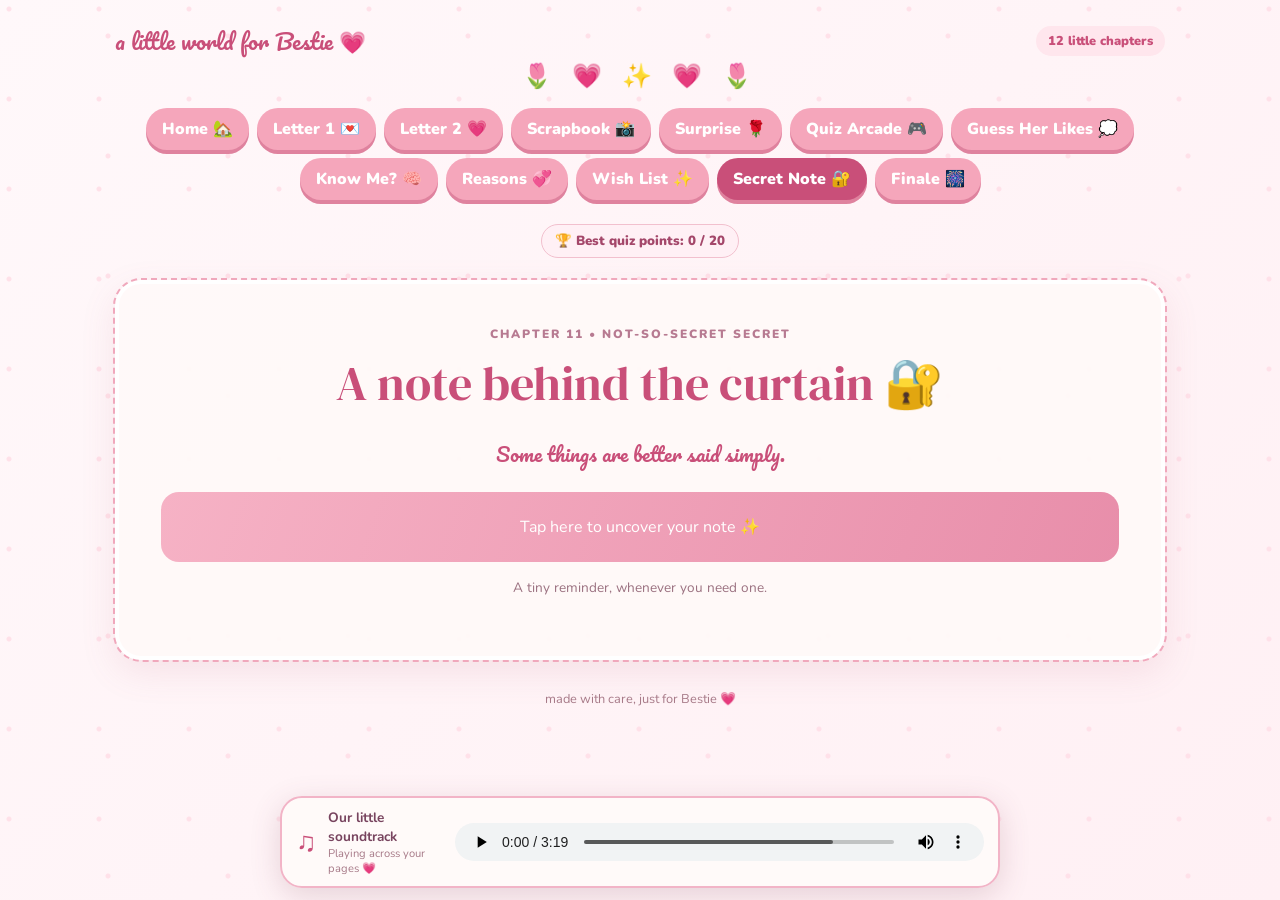
<file: secret.html>
<!doctype html>
<html lang="en"><head><meta charset="utf-8"><meta name="viewport" content="width=device-width,initial-scale=1"><title>A hidden note | For Bestie</title><link rel="stylesheet" href="style.css"></head>
<body><main class="wrap"><div class="top"><span class="brand">a little world for Bestie 💗</span><span class="pill">12 little chapters</span></div><div class="hearts">🌷 💗 ✨ 💗 🌷</div><nav class="nav"><a class="" href="home.html">Home 🏡</a><a class="" href="letter1.html">Letter 1 💌</a><a class="" href="letter2.html">Letter 2 💗</a><a class="" href="memories.html">Scrapbook 📸</a><a class="" href="surprise.html">Surprise 🌹</a><a class="" href="quiz.html">Quiz Arcade 🎮</a><a class="" href="guess.html">Guess Her Likes 💭</a><a class="" href="challenge.html">Know Me? 🧠</a><a class="" href="reasons.html">Reasons 💞</a><a class="" href="bucketlist.html">Wish List ✨</a><a class="active" href="secret.html">Secret Note 🔐</a><a class="" href="finale.html">Finale 🎆</a></nav><div class="score-chip" id="scoreChip" aria-live="polite">🏆 Quiz points: 0 / 20</div><section class="panel center"><div class="sub">chapter 11 • not-so-secret secret</div><h2>A note behind the curtain 🔐</h2><p class="script">Some things are better said simply.</p><div class="scratch" onclick="this.classList.add('open');this.innerHTML='You are appreciated. Your ideas matter. Your laugh matters. Keep being yourself — the world needs your kind of sparkle. 💗✨'">Tap here to uncover your note ✨</div><p class="note">A tiny reminder, whenever you need one.</p></section><div class="music-dock" aria-label="Site music player">
  <span class="music-note">♫</span><div class="music-meta"><strong>Our little soundtrack</strong><small>Playing across your pages 💗</small></div>
  <audio id="siteMusic" controls loop preload="metadata"><source src="music.mp3" type="audio/mpeg">Your browser does not support audio.</audio>
</div><footer>made with care, just for Bestie 💗</footer></main><script src="quiz-data.js"></script><script src="script.js"></script></body></html>
</file>
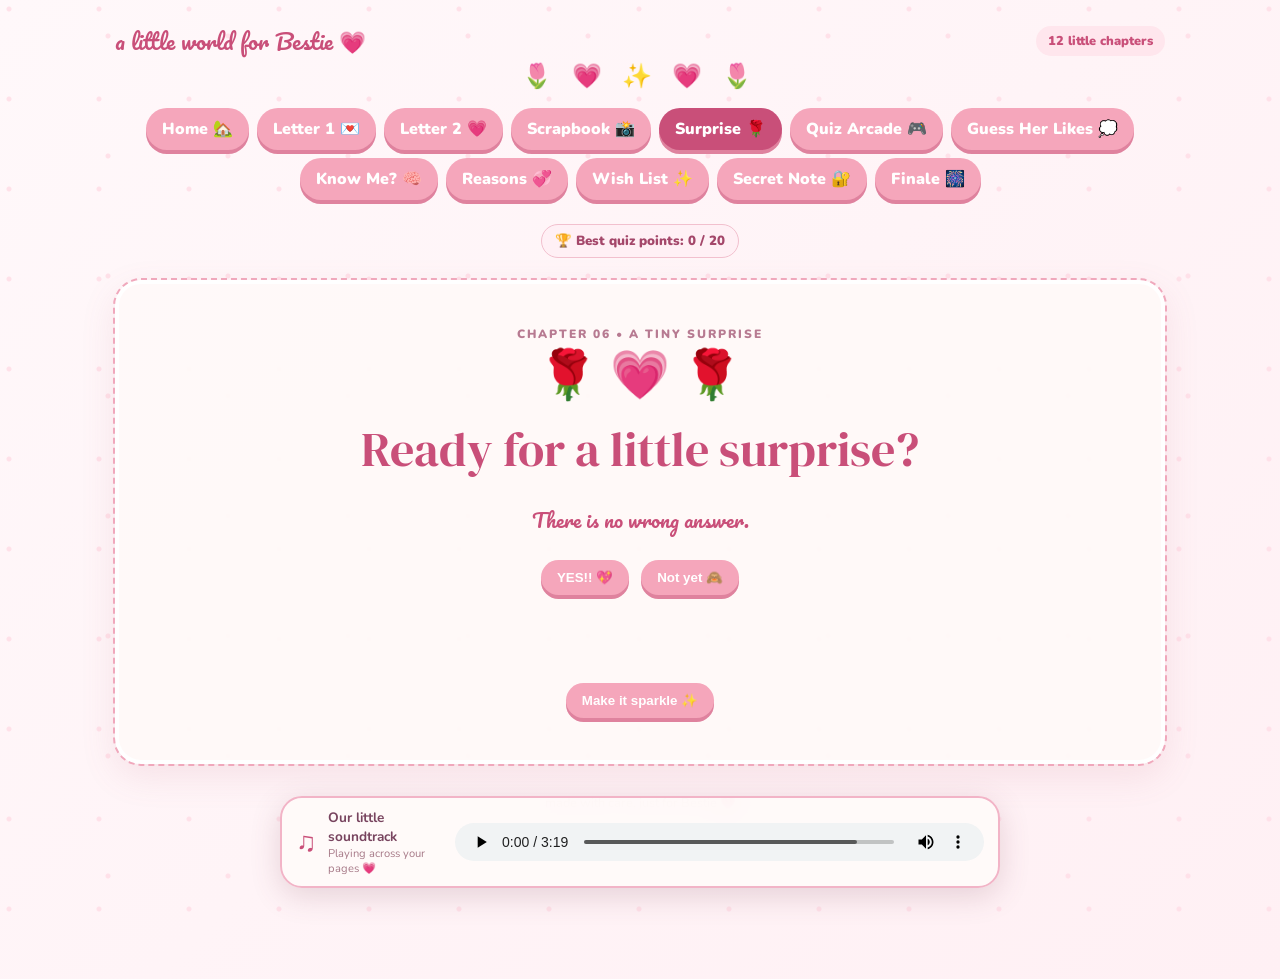
<file: surprise.html>
<!doctype html>
<html lang="en"><head><meta charset="utf-8"><meta name="viewport" content="width=device-width,initial-scale=1"><title>A little surprise | For Bestie</title><link rel="stylesheet" href="style.css"></head>
<body><main class="wrap"><div class="top"><span class="brand">a little world for Bestie 💗</span><span class="pill">12 little chapters</span></div><div class="hearts">🌷 💗 ✨ 💗 🌷</div><nav class="nav"><a class="" href="home.html">Home 🏡</a><a class="" href="letter1.html">Letter 1 💌</a><a class="" href="letter2.html">Letter 2 💗</a><a class="" href="memories.html">Scrapbook 📸</a><a class="active" href="surprise.html">Surprise 🌹</a><a class="" href="quiz.html">Quiz Arcade 🎮</a><a class="" href="guess.html">Guess Her Likes 💭</a><a class="" href="challenge.html">Know Me? 🧠</a><a class="" href="reasons.html">Reasons 💞</a><a class="" href="bucketlist.html">Wish List ✨</a><a class="" href="secret.html">Secret Note 🔐</a><a class="" href="finale.html">Finale 🎆</a></nav><div class="score-chip" id="scoreChip" aria-live="polite">🏆 Quiz points: 0 / 20</div><section class="panel center"><div class="sub">chapter 06 • a tiny surprise</div><div style="font-size:3rem">🌹 💗 🌹</div><h2>Ready for a little surprise?</h2><p class="script">There is no wrong answer.</p><div class="choice"><button class="btn" onclick="yes()">YES!! 💖</button><button class="btn" onclick="nope()">Not yet 🙈</button></div><p id="answer" class="message" aria-live="polite"></p><button class="btn" onclick="celebrate()">Make it sparkle ✨</button></section><div class="music-dock" aria-label="Site music player">
  <span class="music-note">♫</span><div class="music-meta"><strong>Our little soundtrack</strong><small>Playing across your pages 💗</small></div>
  <audio id="siteMusic" controls loop preload="metadata"><source src="music.mp3" type="audio/mpeg">Your browser does not support audio.</audio>
</div><footer>made with care, just for Bestie 💗</footer></main><script src="quiz-data.js"></script><script src="script.js"></script></body></html>
</file>
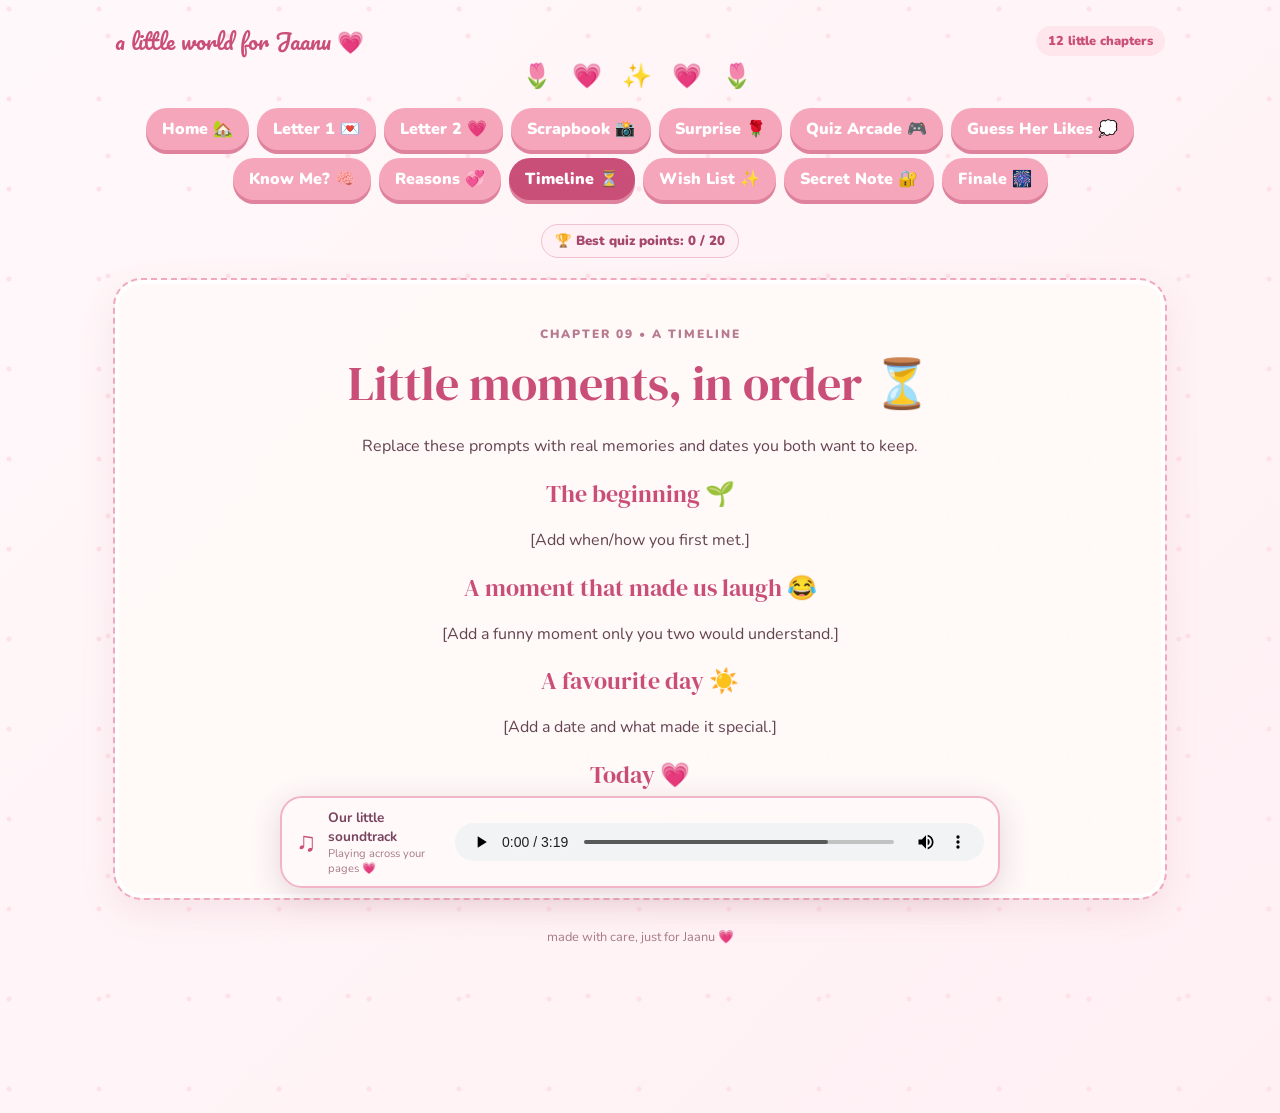
<file: timeline.html>
<!doctype html>
<html lang="en"><head><meta charset="utf-8"><meta name="viewport" content="width=device-width,initial-scale=1"><title>Little timeline | For Jaanu</title><link rel="stylesheet" href="style.css"></head>
<body><main class="wrap"><div class="top"><span class="brand">a little world for Jaanu 💗</span><span class="pill">12 little chapters</span></div><div class="hearts">🌷 💗 ✨ 💗 🌷</div><nav class="nav"><a class="" href="home.html">Home 🏡</a><a class="" href="letter1.html">Letter 1 💌</a><a class="" href="letter2.html">Letter 2 💗</a><a class="" href="memories.html">Scrapbook 📸</a><a class="" href="surprise.html">Surprise 🌹</a><a class="" href="quiz.html">Quiz Arcade 🎮</a><a class="" href="guess.html">Guess Her Likes 💭</a><a class="" href="challenge.html">Know Me? 🧠</a><a class="" href="reasons.html">Reasons 💞</a><a class="active" href="timeline.html">Timeline ⏳</a><a class="" href="bucketlist.html">Wish List ✨</a><a class="" href="secret.html">Secret Note 🔐</a><a class="" href="finale.html">Finale 🎆</a></nav><div class="score-chip" id="scoreChip" aria-live="polite">🏆 Quiz points: 0 / 20</div><section class="panel"><div class="sub">chapter 09 • a timeline</div><h2>Little moments, in order ⏳</h2><p>Replace these prompts with real memories and dates you both want to keep.</p><div class="timeline"><div class="event"><h3>The beginning 🌱</h3><p>[Add when/how you first met.]</p></div><div class="event"><h3>A moment that made us laugh 😂</h3><p>[Add a funny moment only you two would understand.]</p></div><div class="event"><h3>A favourite day ☀️</h3><p>[Add a date and what made it special.]</p></div><div class="event"><h3>Today 💗</h3><p>Making a little website and adding another chapter.</p></div></div></section><div class="music-dock" aria-label="Site music player">
  <span class="music-note">♫</span><div class="music-meta"><strong>Our little soundtrack</strong><small>Playing across your pages 💗</small></div>
  <audio id="siteMusic" controls loop preload="metadata"><source src="music.mp3" type="audio/mpeg">Your browser does not support audio.</audio>
</div><footer>made with care, just for Jaanu 💗</footer></main><script src="quiz-data.js"></script><script src="script.js"></script></body></html>
</file>
<file: style.css>
@import url('https://fonts.googleapis.com/css2?family=DM+Serif+Display&family=Nunito:wght@400;600;700;800;900&family=Pacifico&display=swap');
:root{--pink:#f5a6bb;--deep:#c94f79;--ink:#654452;--cream:#fffaf9;--line:#f5d5df;--plum:#78445f}
*{box-sizing:border-box}html{scroll-behavior:smooth}body{margin:0;min-height:100vh;color:var(--ink);font-family:Nunito,sans-serif;background:radial-gradient(circle at 10% 10%,#ffe1e9 0 2px,transparent 3px),radial-gradient(circle at 90% 30%,#ffe1e9 0 2px,transparent 3px),linear-gradient(135deg,#fff8fa,#fff0f4);background-size:90px 90px,120px 120px,auto}
.wrap{width:min(1050px,93%);margin:auto;padding:22px 0 55px}.top{display:flex;justify-content:space-between;align-items:center;gap:12px;flex-wrap:wrap}.brand{font-family:Pacifico,cursive;color:var(--deep);font-size:1.35rem}.sub{text-align:center;font-size:.75rem;font-weight:900;letter-spacing:2px;text-transform:uppercase;color:#b77a91}.hearts{text-align:center;font-size:1.5rem;letter-spacing:7px;animation:float 3s ease-in-out infinite}
.nav{display:flex;justify-content:center;flex-wrap:wrap;gap:8px;margin:16px auto 24px}.nav a,.btn{display:inline-block;text-decoration:none;border:0;border-radius:30px;padding:10px 16px;background:var(--pink);color:white;font-weight:900;box-shadow:0 4px 0 #df829e;cursor:pointer;transition:.2s}.nav a:hover,.btn:hover{transform:translateY(-3px);filter:saturate(1.15)}.nav a.active{background:var(--deep)}
.panel{background:#fffaf9ed;border:4px solid white;outline:2px dashed #f0a8bc;border-radius:26px;box-shadow:0 12px 35px #b75e7620;padding:clamp(20px,4vw,42px);margin:22px auto}
h1,h2,h3{font-family:'DM Serif Display',serif;font-weight:400;text-align:center;margin:8px 0 14px;color:var(--deep)}h1{font-size:clamp(2.5rem,7vw,5rem)}h2{font-size:clamp(1.9rem,5vw,3rem)}h3{font-size:1.5rem}p{text-align:center;line-height:1.8}.script{font-family:Pacifico,cursive;color:var(--deep);font-size:1.25rem}.center{text-align:center}.muted{color:#9b7180;font-size:.9rem}.letter{background:#fffdf8;border:1px solid var(--line);border-radius:16px;padding:clamp(20px,5vw,38px);max-width:760px;margin:24px auto;box-shadow:0 8px 20px #b75e7615}.letter p{text-align:left;white-space:pre-line}.signature{font-family:Pacifico,cursive;color:var(--deep)}
.grid{display:grid;grid-template-columns:repeat(auto-fit,minmax(210px,1fr));gap:17px;margin-top:24px}.tile{background:white;border:1px solid var(--line);border-radius:20px;padding:20px;box-shadow:0 7px 20px #70425312;text-align:center;transition:.2s}.tile:hover{transform:translateY(-4px) rotate(-.5deg)}.tile .emoji{font-size:2.2rem}.tile p{text-align:center}.photo{background:white;padding:11px 11px 30px;box-shadow:0 6px 18px #70425320;transform:rotate(-1deg);border-radius:5px}.photo:nth-child(even){transform:rotate(1.5deg)}.photo img{width:100%;height:230px;object-fit:cover;display:block;border-radius:3px;background:#ffe7ee}.photo small{display:block;text-align:center;margin-top:10px;font-family:Pacifico,cursive;color:#9a6074}.photo img:not([src]),.photo img[src=""]{visibility:hidden}
.choice{display:flex;justify-content:center;gap:12px;flex-wrap:wrap;margin:22px}.message{font-family:Pacifico,cursive;color:var(--deep);font-size:1.3rem;min-height:45px;text-align:center}.note{font-size:.85rem;color:#9b7180}.pill{display:inline-block;background:#ffe6ed;border-radius:30px;padding:6px 12px;color:var(--deep);font-weight:900;font-size:.8rem}
.keypad{max-width:330px;margin:22px auto 0;background:#f7a8bd;border-radius:25px;padding:20px}.display{background:#fff8fa;border-radius:14px;text-align:center;padding:12px;font-size:1.3rem;letter-spacing:9px;margin-bottom:14px;min-height:48px}.keys{display:grid;grid-template-columns:repeat(3,1fr);gap:9px}.keys button,.answer{border:0;border-radius:30px;padding:12px;background:#fff7f8;color:#c45d7b;font-weight:900;font-size:1rem;cursor:pointer}
.progress{height:9px;background:#ffe4ec;border-radius:20px;overflow:hidden;margin:16px 0}.progress span{display:block;height:100%;width:0;background:linear-gradient(90deg,#f5a6bb,#c94f79);transition:.3s}
.reveal{display:none;background:#fff0f5;border:1px dashed var(--pink);border-radius:18px;padding:18px;margin:18px auto;text-align:center}.reveal.show{display:block;animation:pop .35s ease}.scratch{background:linear-gradient(110deg,#f6b2c5,#e88eaa);color:white;border-radius:18px;padding:24px;cursor:pointer;user-select:none}.scratch.open{background:#fff0f5;color:var(--deep)}
footer{text-align:center;color:#a77a88;font-size:.8rem;margin-top:30px}.upload{display:inline-block;background:#fff0f5;padding:12px;border-radius:12px}audio{width:min(100%,460px);display:block;margin:20px auto}
.spark{position:fixed;pointer-events:none;z-index:10;animation:rise 2.5s ease-out forwards;font-size:20px}
@keyframes float{50%{transform:translateY(-7px)}}@keyframes pop{from{transform:scale(.92);opacity:0}to{transform:scale(1);opacity:1}}@keyframes rise{to{transform:translateY(-110vh) rotate(30deg);opacity:0}}
@media(max-width:520px){.nav a{padding:9px 12px;font-size:.82rem}.photo img{height:190px}.top{justify-content:center}}

/* Shared music dock and quiz arcade */
body{padding-bottom:112px}
.music-dock{position:fixed;z-index:50;left:50%;bottom:12px;transform:translateX(-50%);width:min(720px,calc(100% - 22px));display:flex;align-items:center;gap:12px;padding:10px 14px;background:#fffaf9f2;border:2px solid #f2b4c7;border-radius:22px;box-shadow:0 8px 30px #79425330;backdrop-filter:blur(12px)}
.music-note{font-size:1.7rem;color:#c94f79}.music-meta{display:flex;flex-direction:column;min-width:115px;color:#78445f;font-size:.85rem}.music-meta small{font-size:.7rem;color:#a77a88}.music-dock audio{width:100%;min-width:130px;height:38px;margin:0}
.score-chip{width:max-content;max-width:100%;margin:0 auto 12px;background:#fff0f5;border:1px solid #f2c0ce;border-radius:30px;padding:7px 13px;text-align:center;color:#a4476a;font-size:.83rem;font-weight:900}
.quiz-question{text-align:left;background:#fff;border:1px solid #f5d5df;border-radius:18px;padding:18px;margin:14px 0;box-shadow:0 5px 15px #7042530c}
.quiz-question h3{text-align:left;font-size:1.2rem;margin:0 0 12px}.quiz-option{display:flex;align-items:center;gap:9px;padding:9px 11px;margin:6px 0;border-radius:12px;background:#fff7f9;cursor:pointer}.quiz-option:hover{background:#ffe9f0}.quiz-option input{accent-color:#c94f79}
.quiz-submit{display:block;margin:22px auto}.quiz-result{display:none;text-align:center;background:#fff0f5;border:2px dashed #efa6bd;border-radius:20px;padding:20px;margin:20px 0}.quiz-result.show{display:block;animation:pop .3s ease}.score-big{font-family:'DM Serif Display',serif;font-size:3rem;color:#c94f79}.quiz-actions{display:flex;justify-content:center;gap:10px;flex-wrap:wrap}
@media(max-width:560px){.music-dock{gap:7px;padding:8px 10px}.music-meta{min-width:85px;font-size:.72rem}.music-meta small{font-size:.62rem}.music-note{display:none}.music-dock audio{height:34px}.nav{padding-bottom:4px}}

/* Jaanu scrapbook photos */
.scrapbook-gallery .photo { overflow: hidden; }
.scrapbook-gallery .photo img { display: block; width: 100%; height: 300px; object-fit: cover; object-position: center; border-radius: 14px; }
.scrapbook-gallery .photo small { display: block; padding: 10px 4px 2px; }
@media (max-width: 600px) { .scrapbook-gallery .photo img { height: 260px; } }
</file>
